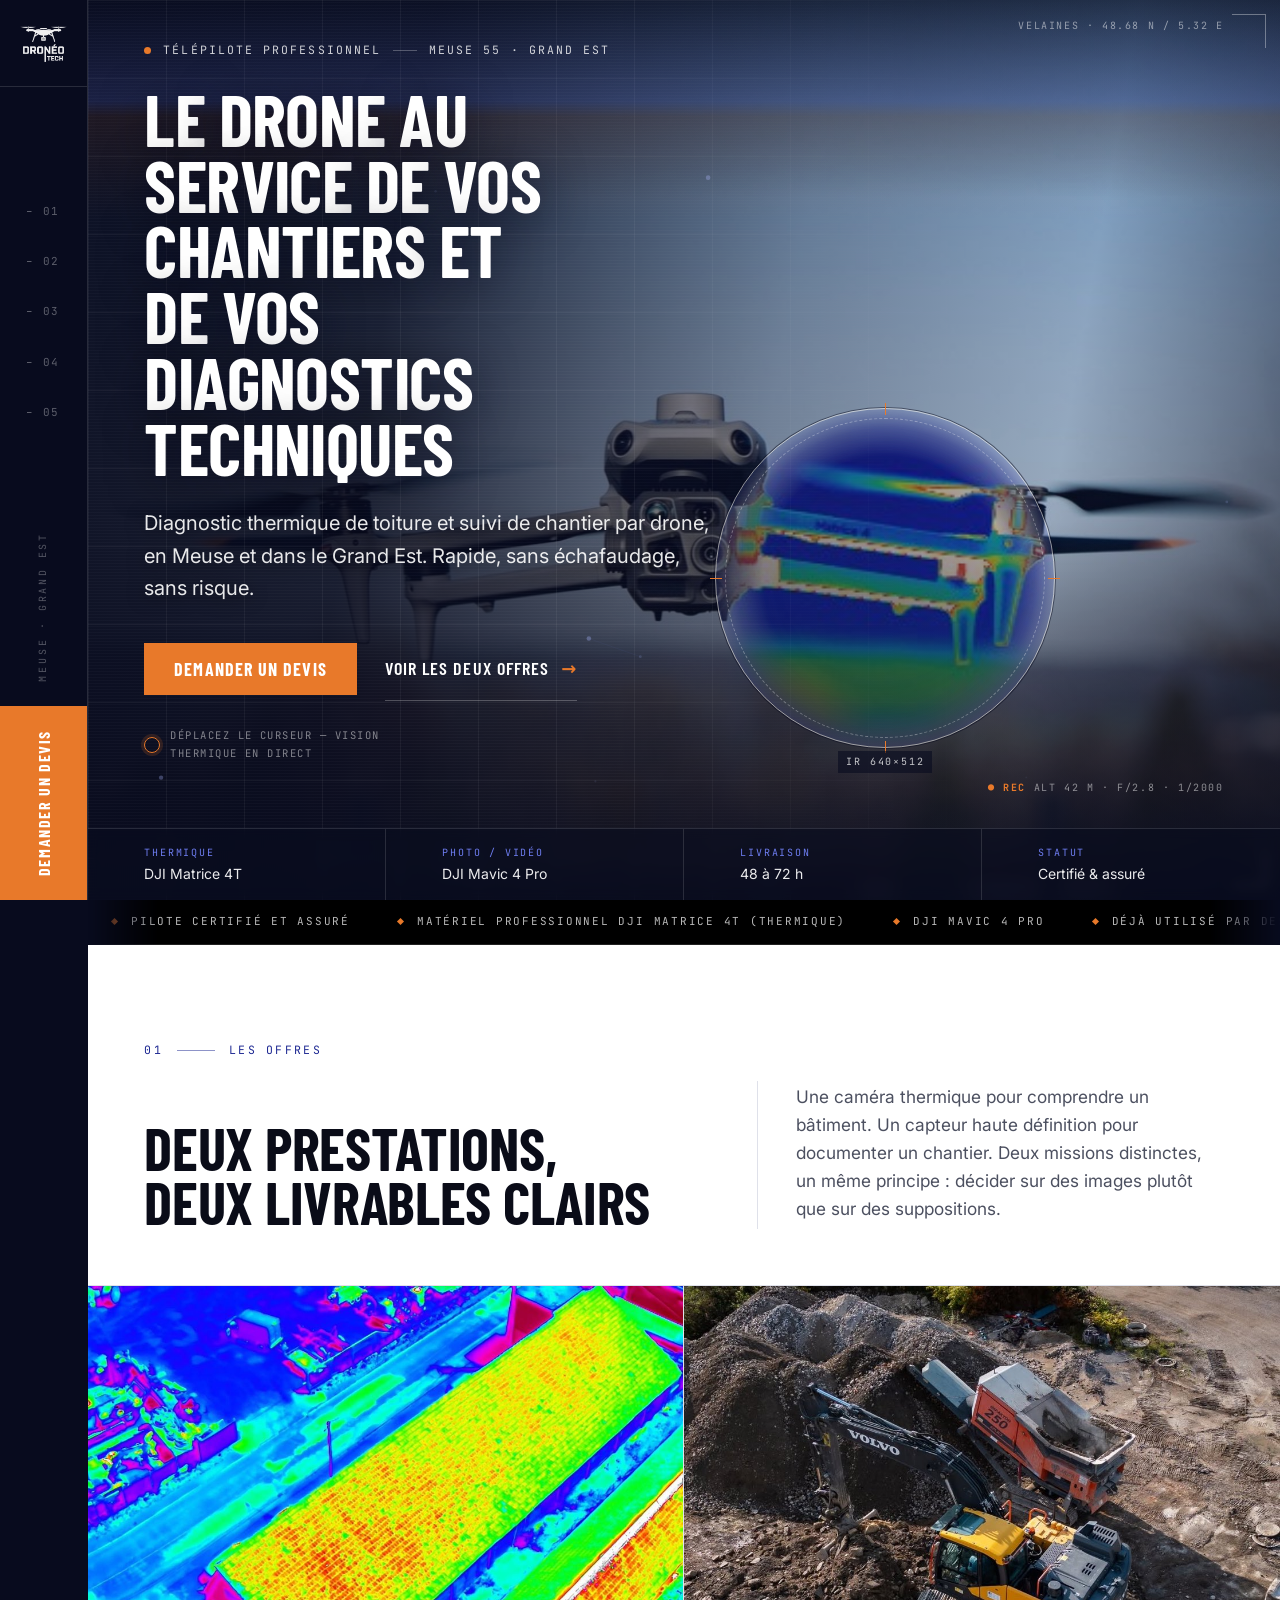
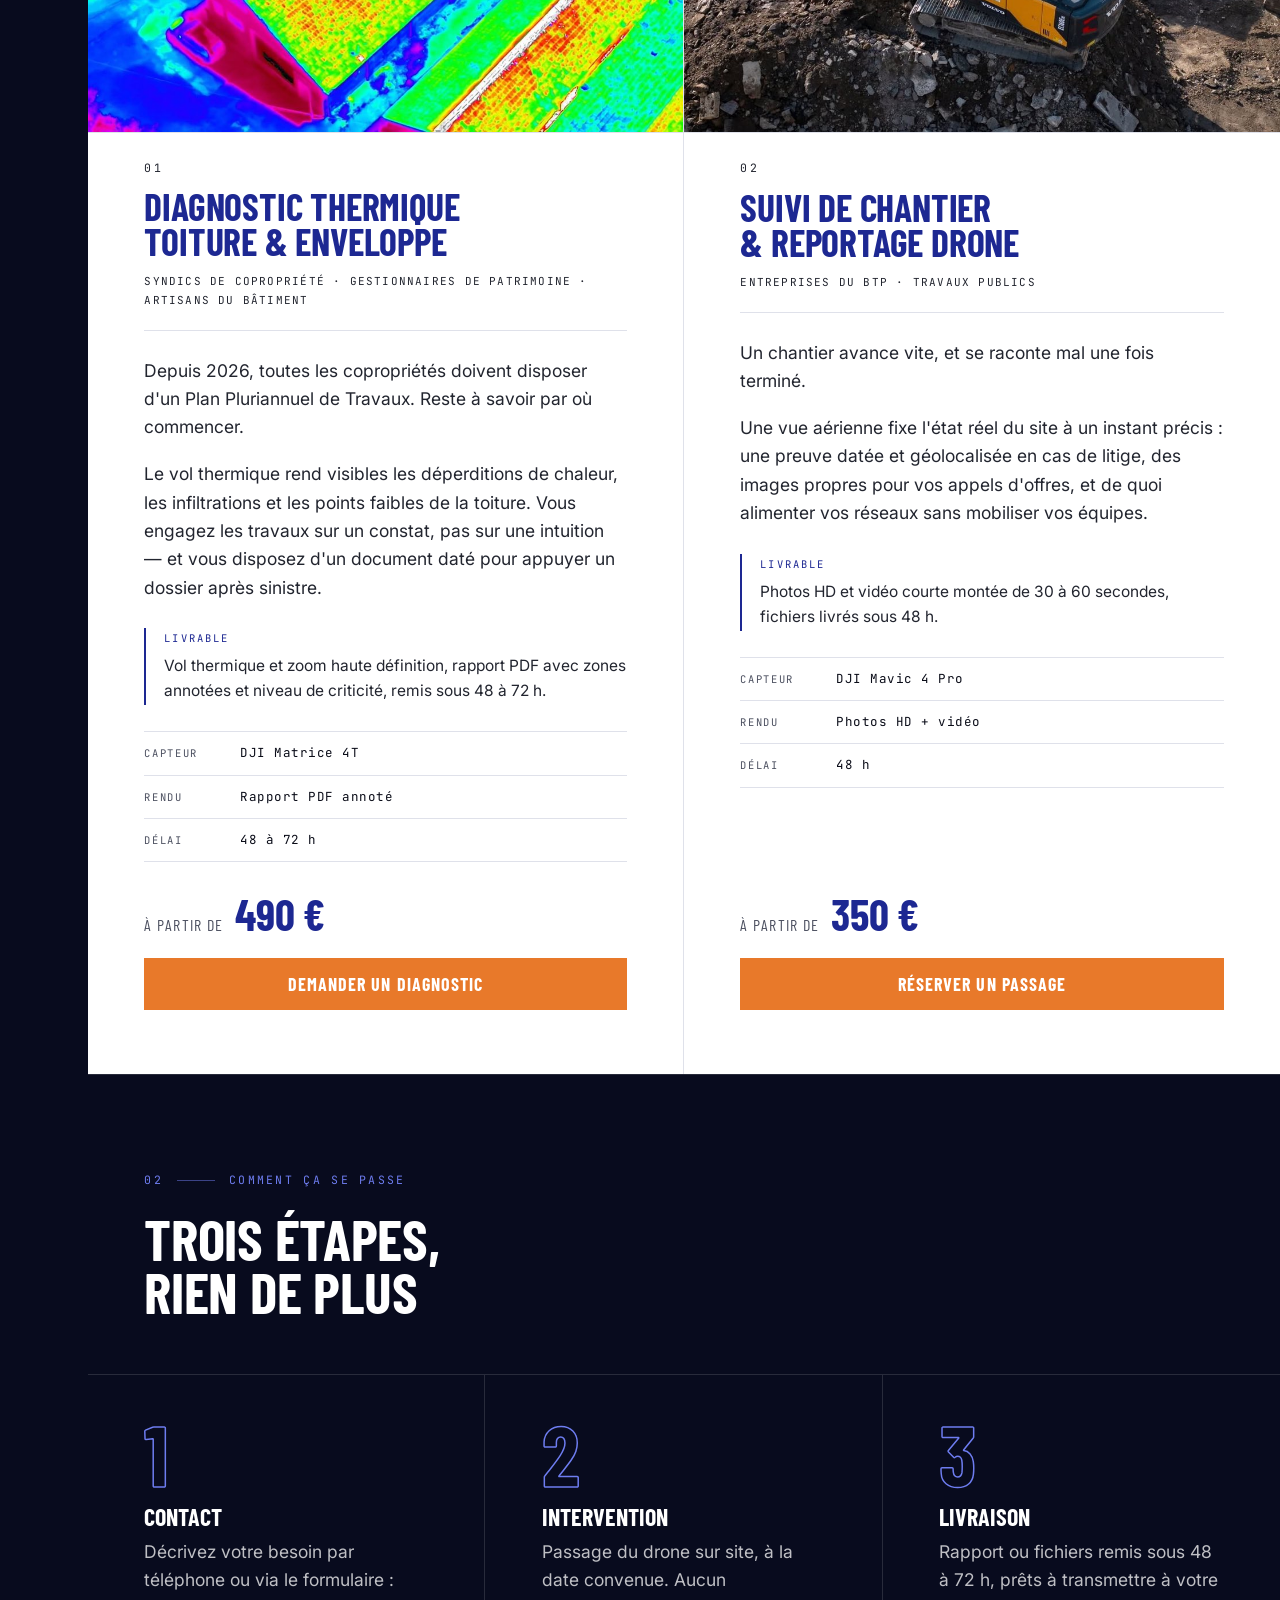
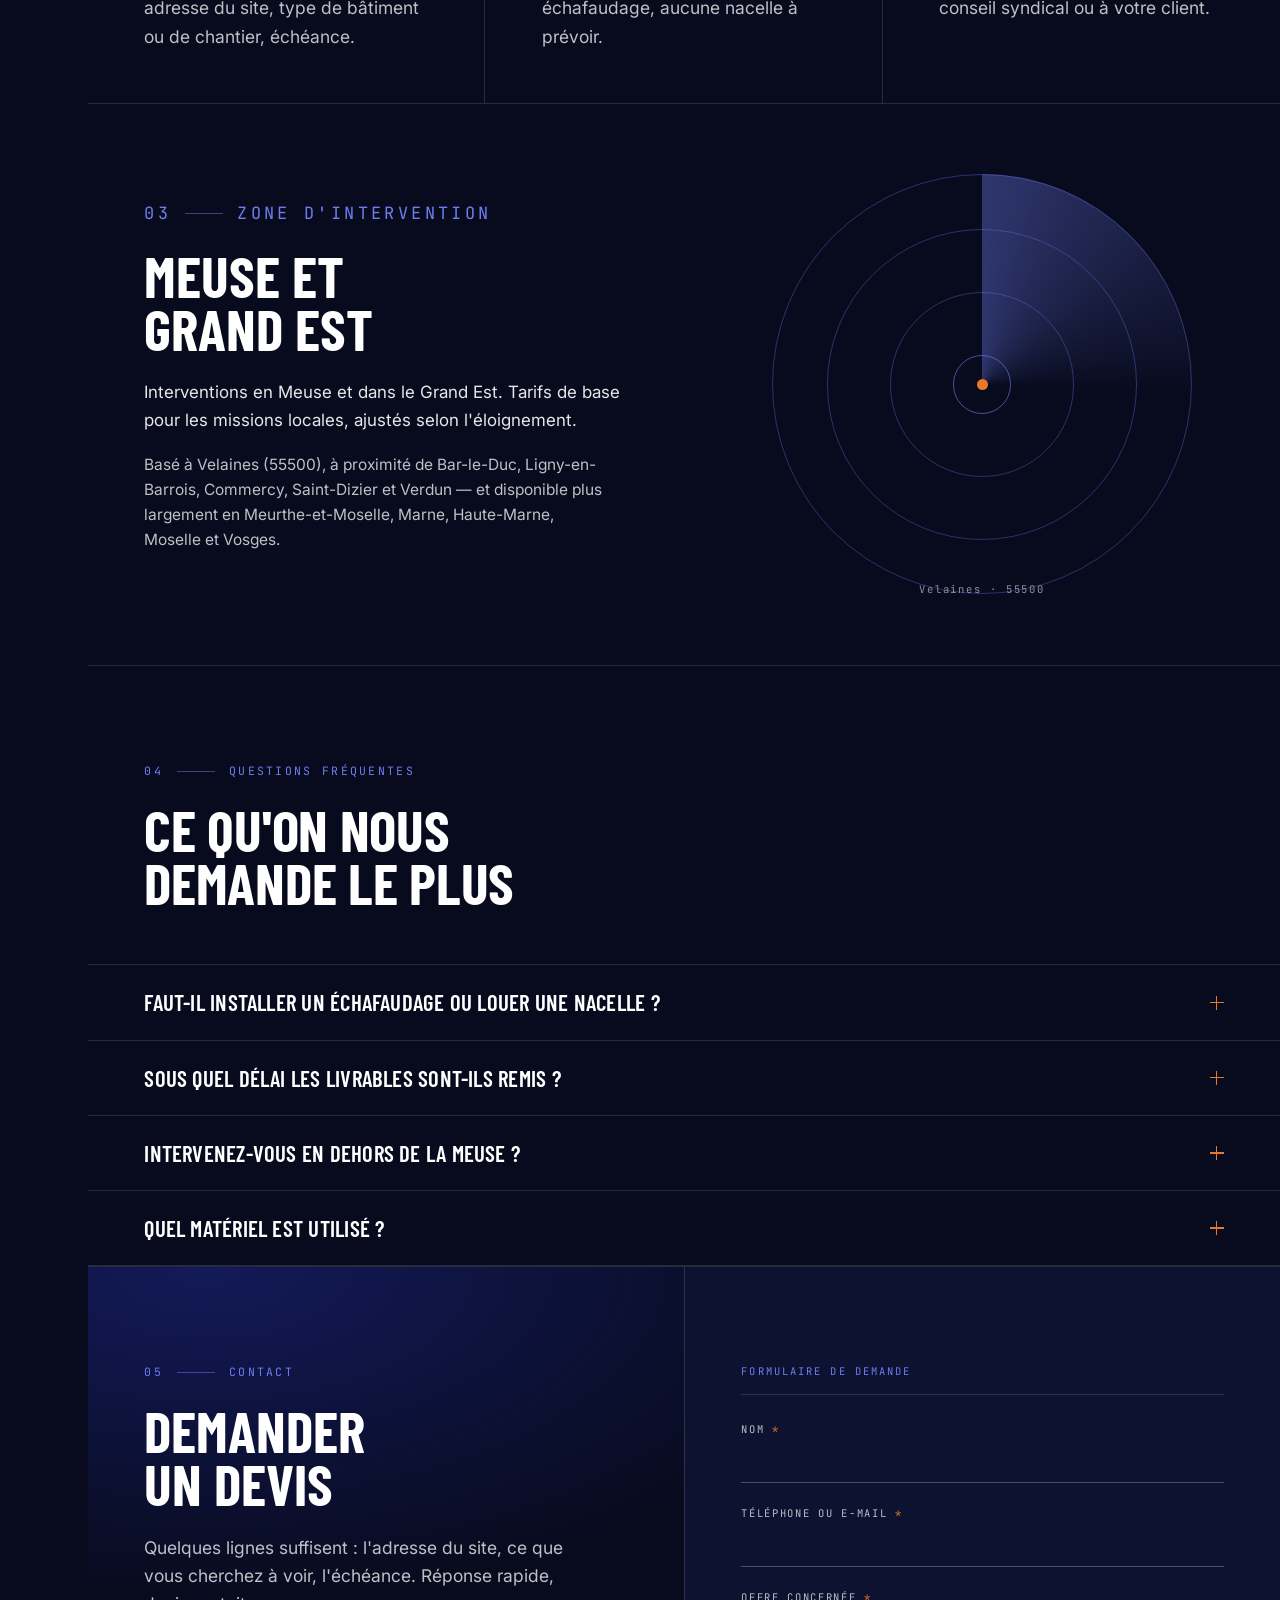
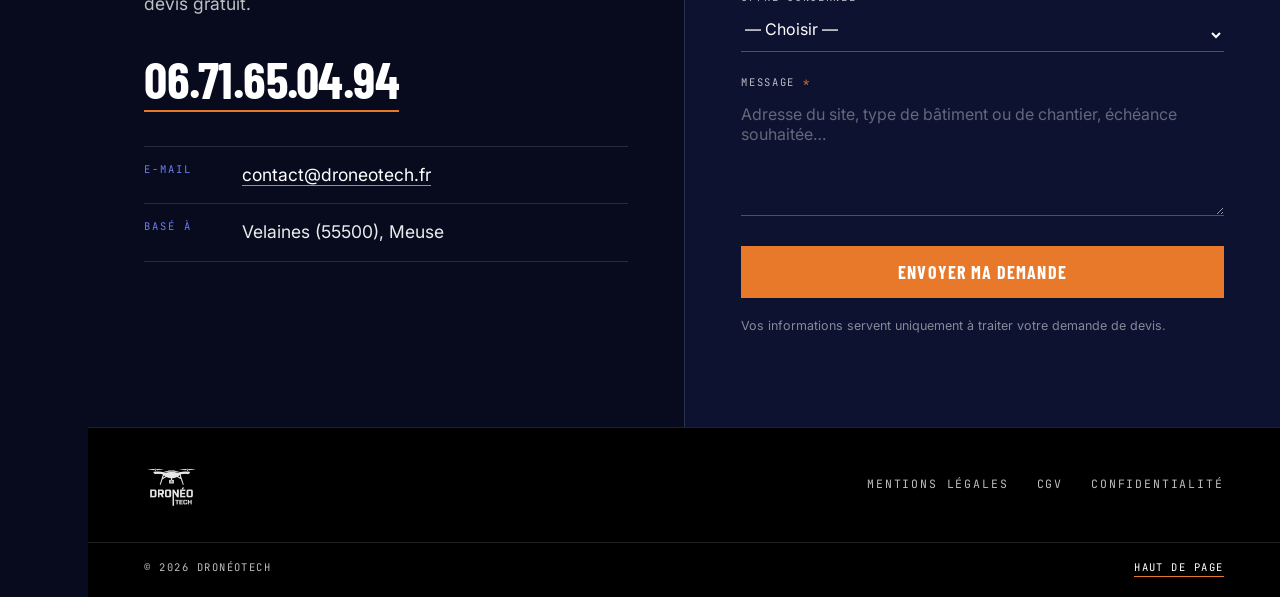
<file: index.html>
<!DOCTYPE html>
<html lang="fr">
<head>
<meta charset="utf-8">
<meta name="viewport" content="width=device-width, initial-scale=1">
<title>Drone thermique &amp; suivi de chantier — Meuse, Grand Est | DronéoTech</title>
<meta name="description" content="Diagnostic thermique de toiture et suivi de chantier par drone en Meuse et dans le Grand Est. Télépilote certifié et assuré, DJI Matrice 4T thermique. Rapport annoté sous 48 à 72 h, à partir de 490 €.">
<meta name="author" content="DronéoTech — Maxime Dos Santos">
<meta name="robots" content="index, follow, max-image-preview:large">
<meta name="theme-color" content="#080B1E">
<meta name="geo.region" content="FR-55">
<meta name="geo.placename" content="Velaines, Meuse, Grand Est">

<meta property="og:type" content="website">
<meta property="og:locale" content="fr_FR">
<meta property="og:site_name" content="DronéoTech">
<meta property="og:title" content="DronéoTech — Diagnostic thermique de toiture et suivi de chantier par drone">
<meta property="og:description" content="Voir ce que l'œil ne voit pas, sans échafaudage. Vol thermique et reportage de chantier en Meuse et dans le Grand Est.">
<meta property="og:url" content="https://droneotech.fr/">
<meta property="og:image" content="https://droneotech.fr/assets/logo.jpg">
<meta name="twitter:card" content="summary_large_image">

<link rel="icon" href="assets/favicon.png" type="image/png">
<link rel="apple-touch-icon" href="assets/apple-touch-icon.png">
<link rel="canonical" href="https://droneotech.fr/">

<link rel="preconnect" href="https://fonts.googleapis.com">
<link rel="preconnect" href="https://fonts.gstatic.com" crossorigin>
<link href="https://fonts.googleapis.com/css2?family=Barlow+Condensed:wght@500;600;700&family=Inter:wght@400;500;600&family=JetBrains+Mono:wght@400;500&display=swap" rel="stylesheet">
<link rel="stylesheet" href="styles.css">
<script>document.documentElement.className+=" js";</script>
</head>
<body>

<a class="skip-link" href="#contenu">Aller au contenu</a>

<!-- ============ RAIL LATÉRAL (desktop) ============ -->
<aside class="rail">
  <a class="rail-logo" href="#haut" aria-label="DronéoTech — haut de page">
    <img src="assets/logo-reverse.png" alt="DronéoTech" width="600" height="506">
  </a>
  <ol class="rail-index" id="rail-index">
    <li><a href="#offres" data-sec="offres" data-label="Offres">01</a></li>
    <li><a href="#methode" data-sec="methode" data-label="Méthode">02</a></li>
    <li><a href="#zone" data-sec="zone" data-label="Zone">03</a></li>
    <li><a href="#faq" data-sec="faq" data-label="Questions">04</a></li>
    <li><a href="#contact" data-sec="contact" data-label="Contact">05</a></li>
  </ol>
  <p class="rail-mark">Meuse &middot; Grand Est</p>
  <a class="rail-cta" href="#contact"><span>Demander un devis</span></a>
  <span class="rail-progress" id="rail-progress"></span>
</aside>

<!-- ============ BARRE HAUTE (mobile) ============ -->
<header class="topbar" id="haut">
  <a class="topbar-logo" href="#haut" aria-label="DronéoTech — haut de page">
    <img src="assets/logo-reverse.png" alt="DronéoTech" width="600" height="506">
  </a>
  <nav class="topnav" aria-label="Navigation principale">
    <a href="#offres">Offres</a>
    <a href="#methode">Méthode</a>
    <a href="#zone">Zone</a>
    <a href="#faq">Questions</a>
  </nav>
</header>

<main id="contenu">

<!-- ============ 00 · HERO ============ -->
<section class="hero" id="hero">

  <!-- Deux couches d'image : le visible, et son équivalent thermique révélé par le viseur -->
  <div class="shots" aria-hidden="true">
    <img class="shot" src="assets/hero-drone.jpg" width="1119" height="1400"
         fetchpriority="high" decoding="async" alt="">
    <div class="shot-ir" id="shot-ir">
      <img class="shot" src="assets/hero-drone-thermal.jpg" width="575" height="720"
           decoding="async" alt="">
    </div>
  </div>

  <span class="hero-scrim" aria-hidden="true"></span>
  <canvas class="fx" id="fx" aria-hidden="true"></canvas>
  <span class="hero-mesh" aria-hidden="true"></span>
  <span class="hero-scan" aria-hidden="true"></span>

  <!-- Viseur thermique -->
  <span class="scope" id="scope" aria-hidden="true">
    <b class="scope-dash"></b>
    <i class="scope-tick tick-t"></i><i class="scope-tick tick-r"></i>
    <i class="scope-tick tick-b"></i><i class="scope-tick tick-l"></i>
    <em class="scope-tag">IR&nbsp;640×512</em>
  </span>

  <!-- Repères d'interface -->
  <span class="hud hud-tr" aria-hidden="true">Velaines · 48.68 N / 5.32 E</span>
  <span class="hud hud-br" aria-hidden="true"><b>&#9679; REC</b> ALT 42 M · f/2.8 · 1/2000</span>

  <div class="hero-text">
    <p class="kicker anim" style="--d:60ms">
      <span class="pulse"></span>
      <span>Télépilote professionnel</span>
      <i></i>
      <span>Meuse 55 · Grand Est</span>
    </p>

    <h1 class="split">Le drone au service de vos chantiers et de vos diagnostics techniques</h1>

    <p class="lede anim" style="--d:620ms">
      Diagnostic thermique de toiture et suivi de chantier par drone, en Meuse et dans le Grand&nbsp;Est.
      Rapide, sans échafaudage, sans risque.
    </p>

    <div class="hero-actions anim" style="--d:740ms">
      <a class="btn btn-cta" href="#contact">Demander un devis</a>
      <a class="link-arrow" href="#offres">Voir les deux offres</a>
    </div>

    <p class="scope-hint anim" id="scope-hint" style="--d:900ms">
      <span class="sh-desktop">Déplacez le curseur &mdash; vision thermique en direct</span>
      <span class="sh-touch">Touchez l'image &mdash; vision thermique en direct</span>
    </p>
  </div>

  <dl class="hero-meta anim" style="--d:820ms">
    <div><dt>Thermique</dt><dd>DJI Matrice 4T</dd></div>
    <div><dt>Photo / vidéo</dt><dd>DJI Mavic 4 Pro</dd></div>
    <div><dt>Livraison</dt><dd>48 à 72 h</dd></div>
    <div><dt>Statut</dt><dd>Certifié &amp; assuré</dd></div>
  </dl>

</section>

<!-- ============ BANDEAU ============ -->
<div class="ticker" role="presentation">
  <div class="ticker-track">
    <ul class="ticker-list">
      <li>Pilote certifié et assuré</li>
      <li>Matériel professionnel DJI Matrice 4T (thermique)</li>
      <li>DJI Mavic 4 Pro</li>
      <li>Déjà utilisé par des clients comme Eurovia et VSB France</li>
      <li>Meuse &amp; Grand Est</li>
    </ul>
    <ul class="ticker-list" aria-hidden="true">
      <li>Pilote certifié et assuré</li>
      <li>Matériel professionnel DJI Matrice 4T (thermique)</li>
      <li>DJI Mavic 4 Pro</li>
      <li>Déjà utilisé par des clients comme Eurovia et VSB France</li>
      <li>Meuse &amp; Grand Est</li>
    </ul>
  </div>
</div>

<!-- ============ 01 · OFFRES (dalle claire) ============ -->
<section class="slabsec offres" id="offres">
  <div class="sechead sechead-split">
    <p class="idx">01 <i></i> Les offres</p>
    <h2>Deux prestations,<br>deux livrables clairs</h2>
    <p class="sechead-txt">Une caméra thermique pour comprendre un bâtiment. Un capteur haute définition pour documenter un chantier. Deux missions distinctes, un même principe&nbsp;: décider sur des images plutôt que sur des suppositions.</p>
  </div>

  <div class="duo">

    <article class="prestation" data-reveal>
      <div class="prestation-visuel">
        <img src="assets/offre-thermique.jpg" width="1040" height="780" loading="lazy" decoding="async"
             alt="Vue thermique par drone d'une toiture : les zones jaunes et rouges signalent les déperditions de chaleur">
      </div>

      <p class="prestation-num">01</p>
      <h3>Diagnostic thermique<br>toiture &amp; enveloppe</h3>
      <p class="cible">Syndics de copropriété · Gestionnaires de patrimoine · Artisans du bâtiment</p>

      <p>Depuis 2026, toutes les copropriétés doivent disposer d'un Plan Pluriannuel de Travaux. Reste à savoir par où commencer.</p>
      <p>Le vol thermique rend visibles les déperditions de chaleur, les infiltrations et les points faibles de la toiture. Vous engagez les travaux sur un constat, pas sur une intuition &mdash; et vous disposez d'un document daté pour appuyer un dossier après sinistre.</p>

      <p class="livrable">
        <span>Livrable</span>
        Vol thermique et zoom haute définition, rapport PDF avec zones annotées et niveau de criticité, remis sous 48 à 72&nbsp;h.
      </p>

      <dl class="fiche">
        <div><dt>Capteur</dt><dd>DJI Matrice 4T</dd></div>
        <div><dt>Rendu</dt><dd>Rapport PDF annoté</dd></div>
        <div><dt>Délai</dt><dd>48 à 72 h</dd></div>
      </dl>

      <p class="tarif"><span>À partir de</span><strong>490 €</strong></p>
      <a class="btn btn-cta btn-wide" href="#contact" data-offre="Diagnostic thermique">Demander un diagnostic</a>
    </article>

    <article class="prestation" data-reveal style="--d:120ms">
      <div class="prestation-visuel">
        <img src="assets/offre-chantier.jpg" width="1040" height="780" loading="lazy" decoding="async"
             alt="Vue aérienne par drone d'un chantier de terrassement : pelle sur chenilles et concasseur en action">
      </div>

      <p class="prestation-num">02</p>
      <h3>Suivi de chantier<br>&amp; reportage drone</h3>
      <p class="cible">Entreprises du BTP · Travaux publics</p>

      <p>Un chantier avance vite, et se raconte mal une fois terminé.</p>
      <p>Une vue aérienne fixe l'état réel du site à un instant précis&nbsp;: une preuve datée et géolocalisée en cas de litige, des images propres pour vos appels d'offres, et de quoi alimenter vos réseaux sans mobiliser vos équipes.</p>

      <p class="livrable">
        <span>Livrable</span>
        Photos HD et vidéo courte montée de 30 à 60&nbsp;secondes, fichiers livrés sous 48&nbsp;h.
      </p>

      <dl class="fiche">
        <div><dt>Capteur</dt><dd>DJI Mavic 4 Pro</dd></div>
        <div><dt>Rendu</dt><dd>Photos HD + vidéo</dd></div>
        <div><dt>Délai</dt><dd>48 h</dd></div>
      </dl>

      <p class="tarif"><span>À partir de</span><strong>350 €</strong></p>
      <a class="btn btn-cta btn-wide" href="#contact" data-offre="Suivi de chantier">Réserver un passage</a>
    </article>

  </div>
</section>

<!-- ============ 02 · METHODE ============ -->
<section class="darksec methode" id="methode">
  <div class="sechead">
    <p class="idx light">02 <i></i> Comment ça se passe</p>
    <h2 class="light">Trois étapes,<br>rien de plus</h2>
  </div>

  <ol class="etapes">
    <li data-reveal>
      <span class="etape-n">1</span>
      <h3>Contact</h3>
      <p>Décrivez votre besoin par téléphone ou via le formulaire&nbsp;: adresse du site, type de bâtiment ou de chantier, échéance.</p>
    </li>
    <li data-reveal style="--d:130ms">
      <span class="etape-n">2</span>
      <h3>Intervention</h3>
      <p>Passage du drone sur site, à la date convenue. Aucun échafaudage, aucune nacelle à prévoir.</p>
    </li>
    <li data-reveal style="--d:260ms">
      <span class="etape-n">3</span>
      <h3>Livraison</h3>
      <p>Rapport ou fichiers remis sous 48 à 72&nbsp;h, prêts à transmettre à votre conseil syndical ou à votre client.</p>
    </li>
  </ol>
</section>

<!-- ============ 03 · ZONE ============ -->
<section class="darksec zone" id="zone">
  <div class="zone-inner">
    <div class="zone-txt-col" data-reveal>
      <p class="idx light">03 <i></i> Zone d'intervention</p>
      <h2 class="light">Meuse et<br>Grand Est</h2>
      <p>Interventions en Meuse et dans le Grand Est. Tarifs de base pour les missions locales, ajustés selon l'éloignement.</p>
      <p class="secondaire">Basé à Velaines (55500), à proximité de Bar-le-Duc, Ligny-en-Barrois, Commercy, Saint-Dizier et Verdun &mdash; et disponible plus largement en Meurthe-et-Moselle, Marne, Haute-Marne, Moselle et Vosges.</p>
    </div>
    <div class="radar" aria-hidden="true">
      <span></span><span></span><span></span><span></span>
      <b class="radar-sweep"></b>
      <i class="radar-core"></i>
      <em class="radar-cap">Velaines · 55500</em>
    </div>
  </div>
</section>

<!-- ============ 04 · FAQ ============ -->
<section class="darksec faq" id="faq">
  <div class="sechead">
    <p class="idx light">04 <i></i> Questions fréquentes</p>
    <h2 class="light">Ce qu'on nous<br>demande le plus</h2>
  </div>

  <div class="faq-list">
    <details data-reveal>
      <summary>Faut-il installer un échafaudage ou louer une nacelle&nbsp;?</summary>
      <p>Non. Le relevé se fait en vol&nbsp;: pas de montage, pas d'intervention en hauteur. C'est précisément ce qui rend l'inspection par drone rapide et sans risque pour les personnes.</p>
    </details>
    <details data-reveal style="--d:80ms">
      <summary>Sous quel délai les livrables sont-ils remis&nbsp;?</summary>
      <p>Le rapport PDF du diagnostic thermique est remis sous 48 à 72&nbsp;h. Les photos et la vidéo montée du suivi de chantier sont livrées sous 48&nbsp;h.</p>
    </details>
    <details data-reveal style="--d:160ms">
      <summary>Intervenez-vous en dehors de la Meuse&nbsp;?</summary>
      <p>Oui, dans tout le Grand Est. Les tarifs affichés correspondent aux missions locales et sont ajustés selon l'éloignement.</p>
    </details>
    <details data-reveal style="--d:240ms">
      <summary>Quel matériel est utilisé&nbsp;?</summary>
      <p>Un DJI Matrice 4T pour les missions thermiques, qui combine caméra infrarouge et zoom haute définition, et un DJI Mavic 4 Pro pour la photo et la vidéo de chantier. Le pilote est certifié et assuré.</p>
    </details>
  </div>
</section>

<!-- ============ 05 · CONTACT ============ -->
<section class="contact" id="contact">

  <div class="contact-left">
    <p class="idx light">05 <i></i> Contact</p>
    <h2 class="light">Demander<br>un devis</h2>
    <p class="contact-lede">Quelques lignes suffisent&nbsp;: l'adresse du site, ce que vous cherchez à voir, l'échéance. Réponse rapide, devis gratuit.</p>

    <a class="tel-display" href="tel:+33671650494">06.71.65.04.94</a>

    <dl class="coord">
      <div><dt>E-mail</dt><dd><a href="mailto:contact@droneotech.fr">contact@droneotech.fr</a></dd></div>
      <div><dt>Basé à</dt><dd>Velaines (55500), Meuse</dd></div>
    </dl>
  </div>

  <form class="contact-right" id="devis-form" novalidate>
    <p class="form-title">Formulaire de demande</p>

    <div class="field">
      <label for="nom">Nom <span aria-hidden="true">*</span></label>
      <input type="text" id="nom" name="nom" autocomplete="name" required>
      <p class="err"></p>
    </div>

    <div class="field">
      <label for="contact-info">Téléphone ou e-mail <span aria-hidden="true">*</span></label>
      <input type="text" id="contact-info" name="contact" autocomplete="tel email" required>
      <p class="err"></p>
    </div>

    <div class="field">
      <label for="offre">Offre concernée <span aria-hidden="true">*</span></label>
      <select id="offre" name="offre" required>
        <option value="">— Choisir —</option>
        <option>Diagnostic thermique</option>
        <option>Suivi de chantier</option>
        <option>Autre besoin</option>
      </select>
      <p class="err"></p>
    </div>

    <div class="field">
      <label for="message">Message <span aria-hidden="true">*</span></label>
      <textarea id="message" name="message" rows="5" required placeholder="Adresse du site, type de bâtiment ou de chantier, échéance souhaitée…"></textarea>
      <p class="err"></p>
    </div>

    <button type="submit" class="btn btn-cta btn-wide">Envoyer ma demande</button>
    <p class="form-note" id="form-note" role="status"></p>
    <p class="form-legal">Vos informations servent uniquement à traiter votre demande de devis.</p>
  </form>

</section>

</main>

<!-- ============ FOOTER ============ -->
<footer class="site-footer">
  <div class="footer-main">
    <a class="footer-brand" href="#haut" aria-label="DronéoTech — haut de page">
      <img src="assets/logo-reverse.png" alt="DronéoTech" width="600" height="506">
    </a>
    <nav class="footer-links" aria-label="Informations légales">
      <a href="mentions-legales.html">Mentions légales</a>
      <a href="cgv.html">CGV</a>
      <a href="confidentialite.html">Confidentialité</a>
    </nav>
  </div>
  <div class="footer-bottom">
    <p>&copy; <span id="year">2026</span> DronéoTech</p>
    <a href="#haut">Haut de page</a>
  </div>
</footer>

<!-- ============ BARRE D'ACTION (mobile) ============ -->
<div class="actionbar">
  <a href="tel:+33671650494">Appeler</a>
  <a class="ab-cta" href="#contact">Demander un devis</a>
</div>

<script type="application/ld+json">
{
  "@context": "https://schema.org",
  "@type": "ProfessionalService",
  "name": "DronéoTech",
  "description": "Diagnostic thermique de toiture et suivi de chantier par drone en Meuse et dans le Grand Est.",
  "url": "https://droneotech.fr/",
  "image": "https://droneotech.fr/assets/logo.jpg",
  "telephone": "+33671650494",
  "email": "contact@droneotech.fr",
  "address": {
    "@type": "PostalAddress",
    "streetAddress": "7 Rue Saint Rémy",
    "postalCode": "55500",
    "addressLocality": "Velaines",
    "addressRegion": "Grand Est",
    "addressCountry": "FR"
  },
  "areaServed": [
    { "@type": "AdministrativeArea", "name": "Meuse" },
    { "@type": "AdministrativeArea", "name": "Grand Est" }
  ],
  "founder": { "@type": "Person", "name": "Maxime Dos Santos" },
  "hasOfferCatalog": {
    "@type": "OfferCatalog",
    "name": "Prestations drone",
    "itemListElement": [
      { "@type": "Offer", "priceCurrency": "EUR", "price": "490",
        "itemOffered": { "@type": "Service", "name": "Diagnostic thermique toiture & enveloppe par drone" } },
      { "@type": "Offer", "priceCurrency": "EUR", "price": "350",
        "itemOffered": { "@type": "Service", "name": "Suivi de chantier et reportage drone" } }
    ]
  }
}
</script>

<script type="application/ld+json">
{
  "@context": "https://schema.org",
  "@type": "FAQPage",
  "mainEntity": [
    { "@type": "Question", "name": "Faut-il installer un échafaudage ou louer une nacelle ?",
      "acceptedAnswer": { "@type": "Answer", "text": "Non. Le relevé se fait en vol : pas de montage, pas d'intervention en hauteur." } },
    { "@type": "Question", "name": "Sous quel délai les livrables sont-ils remis ?",
      "acceptedAnswer": { "@type": "Answer", "text": "Le rapport PDF du diagnostic thermique est remis sous 48 à 72 h. Les photos et la vidéo montée du suivi de chantier sont livrées sous 48 h." } },
    { "@type": "Question", "name": "Intervenez-vous en dehors de la Meuse ?",
      "acceptedAnswer": { "@type": "Answer", "text": "Oui, dans tout le Grand Est. Les tarifs affichés correspondent aux missions locales et sont ajustés selon l'éloignement." } },
    { "@type": "Question", "name": "Quel matériel est utilisé ?",
      "acceptedAnswer": { "@type": "Answer", "text": "Un DJI Matrice 4T pour les missions thermiques (caméra infrarouge et zoom haute définition) et un DJI Mavic 4 Pro pour la photo et la vidéo de chantier. Le pilote est certifié et assuré." } }
  ]
}
</script>

<script src="script.js" defer></script>
</body>
</html>
</file>
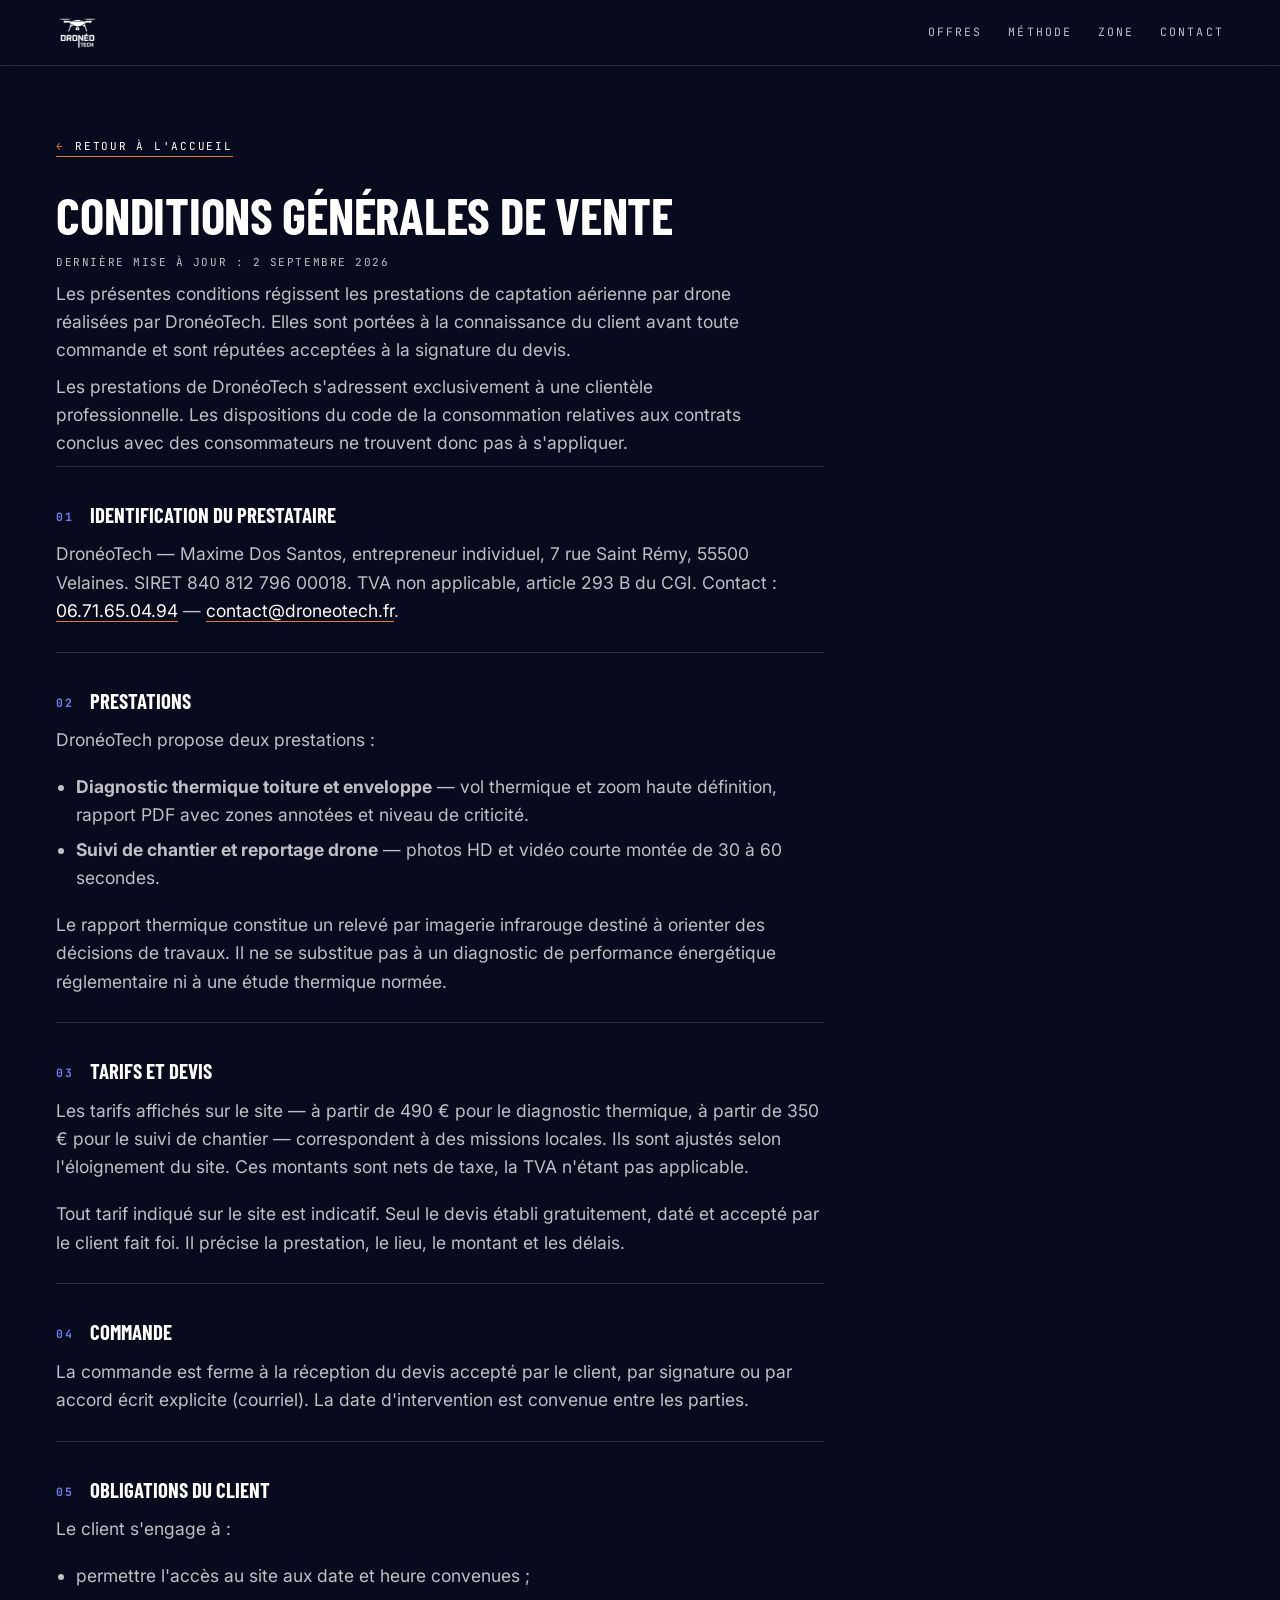
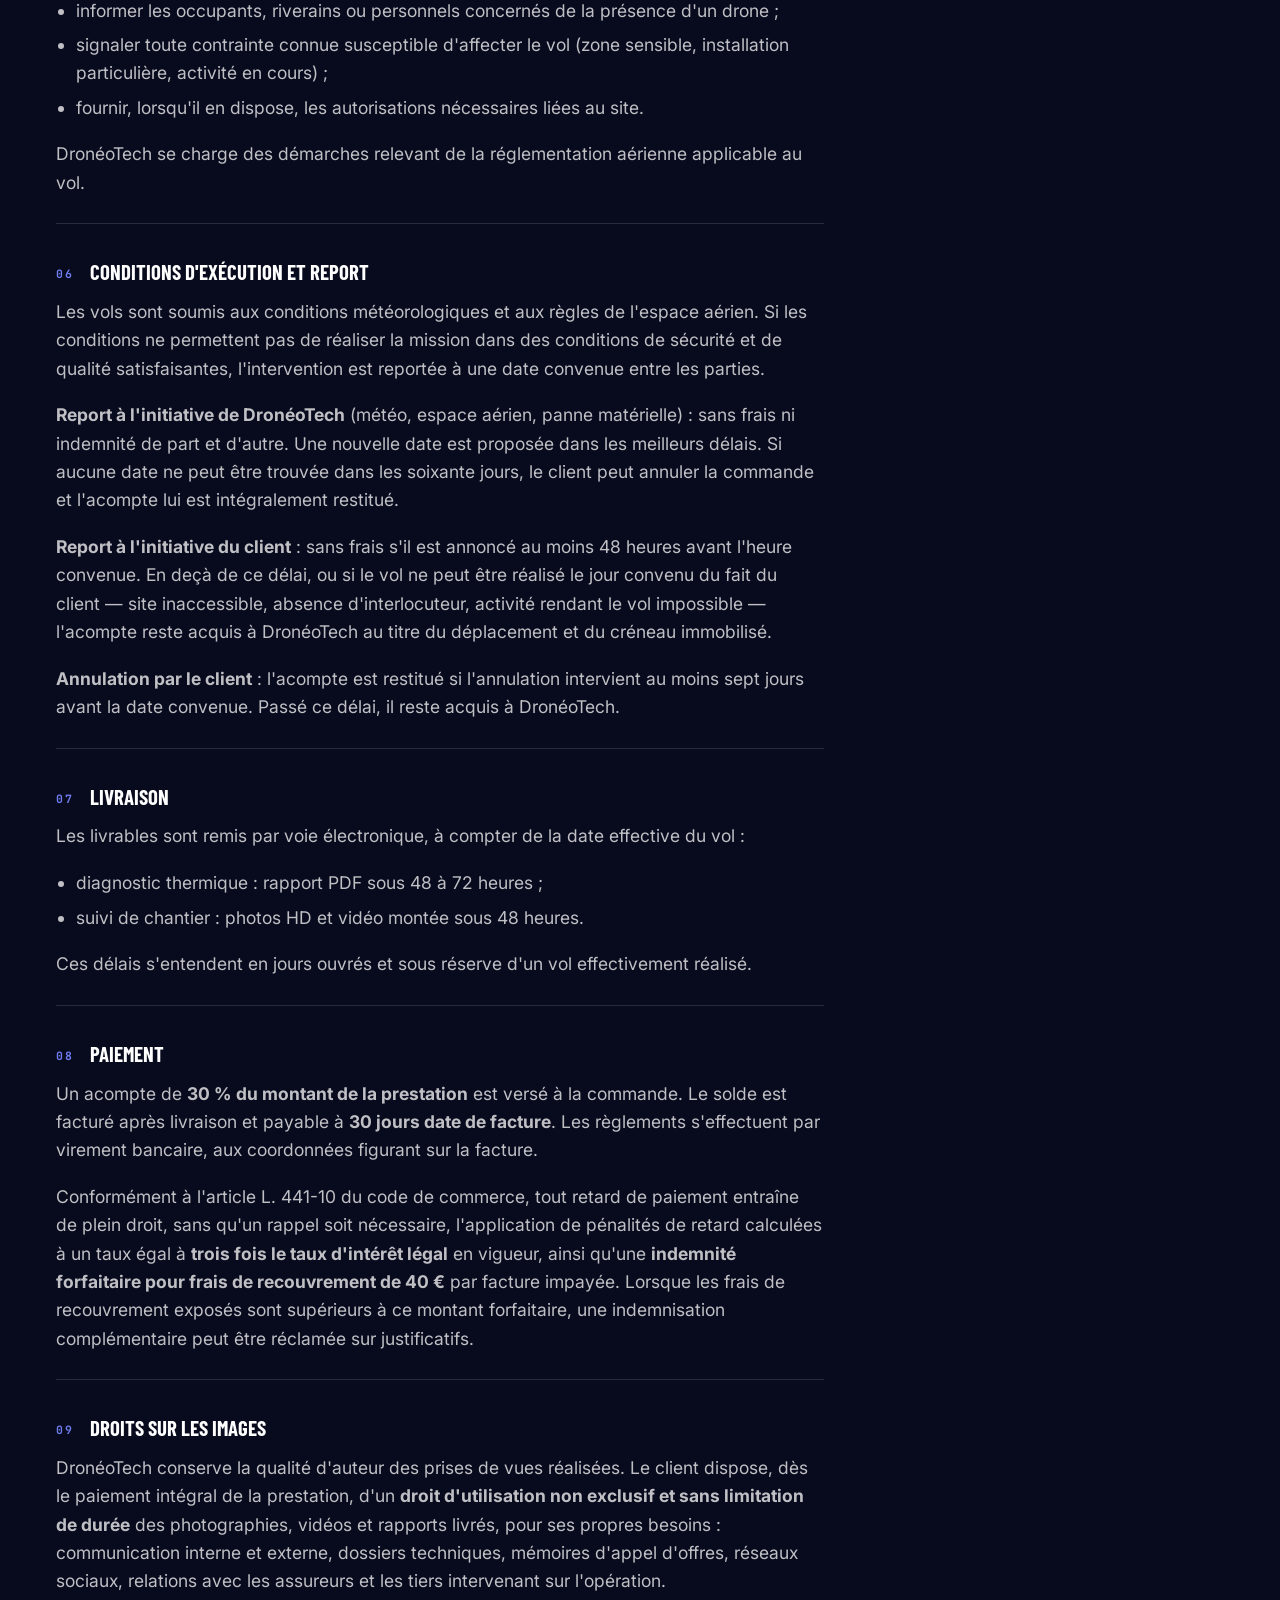
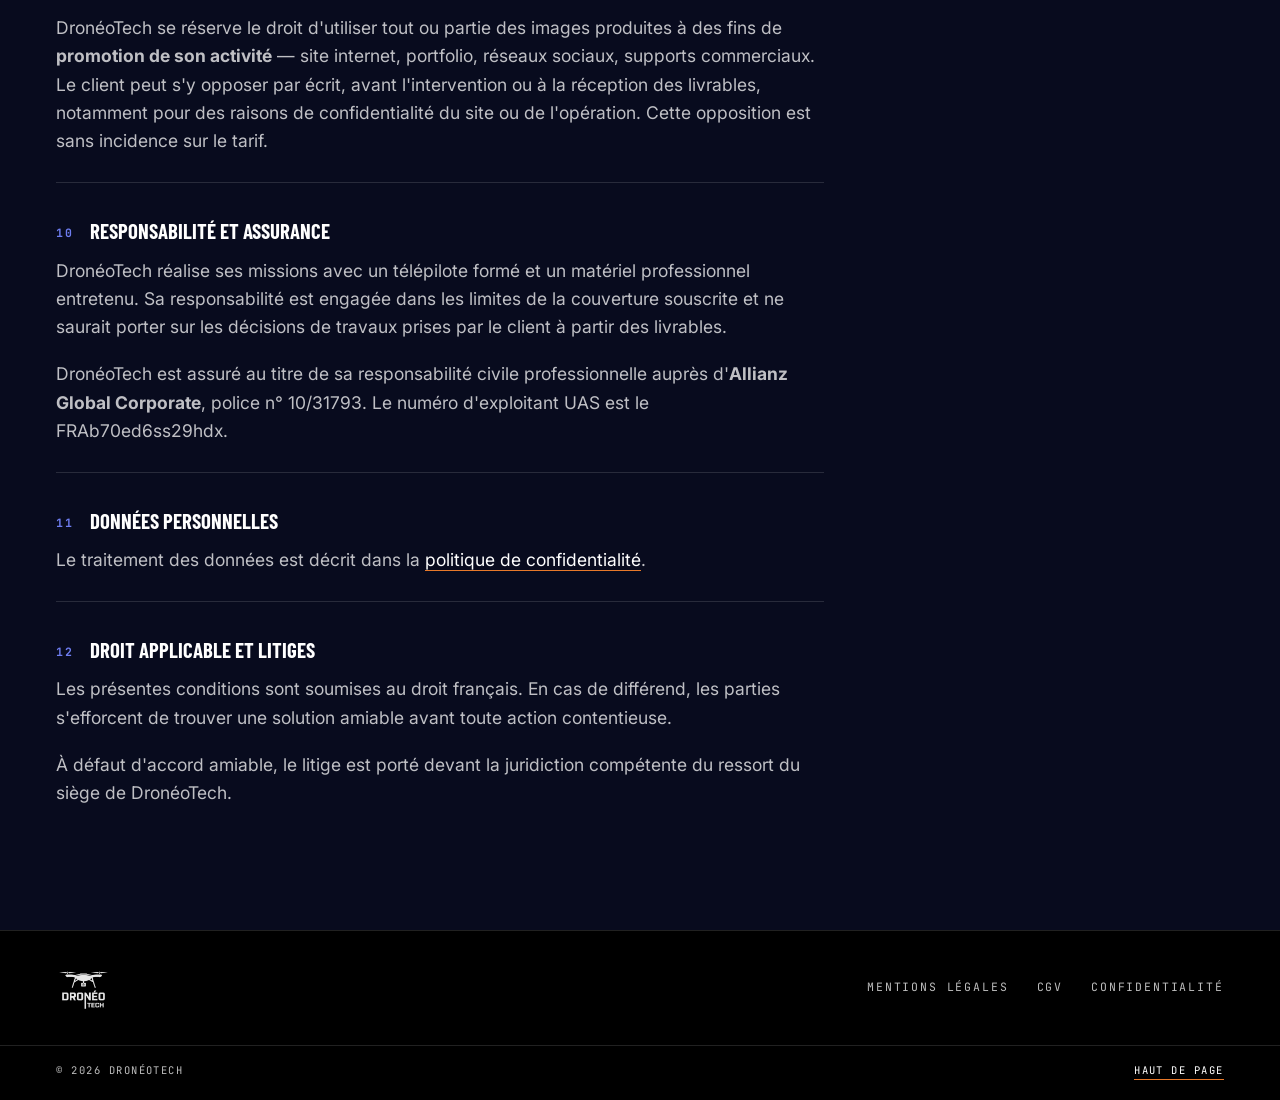
<file: cgv.html>
<!DOCTYPE html>
<html lang="fr">
<head>
<meta charset="utf-8">
<meta name="viewport" content="width=device-width, initial-scale=1">
<title>Conditions générales de vente | DronéoTech</title>
<meta name="description" content="Conditions générales de vente des prestations drone DronéoTech : devis, exécution, livraison, paiement.">
<meta name="robots" content="index, follow">
<meta name="theme-color" content="#080B1E">
<link rel="icon" href="assets/favicon.png" type="image/png">
<link rel="apple-touch-icon" href="assets/apple-touch-icon.png">
<link rel="canonical" href="https://droneotech.fr/cgv.html">
<link rel="preconnect" href="https://fonts.googleapis.com">
<link rel="preconnect" href="https://fonts.gstatic.com" crossorigin>
<link href="https://fonts.googleapis.com/css2?family=Barlow+Condensed:wght@500;600;700&family=Inter:wght@400;500;600&family=JetBrains+Mono:wght@400;500&display=swap" rel="stylesheet">
<link rel="stylesheet" href="styles.css">
</head>
<body class="page-doc">

<a class="skip-link" href="#contenu">Aller au contenu</a>

<header class="topbar" id="haut">
  <a class="topbar-logo" href="index.html" aria-label="DronéoTech — accueil">
    <img src="assets/logo-reverse.png" alt="DronéoTech" width="600" height="506">
  </a>
  <nav class="topnav" aria-label="Navigation principale">
    <a href="index.html#offres">Offres</a>
    <a href="index.html#methode">Méthode</a>
    <a href="index.html#zone">Zone</a>
    <a href="index.html#contact">Contact</a>
  </nav>
</header>

<main class="doc" id="contenu">
  <a class="doc-back" href="index.html">Retour à l'accueil</a>
  <h1>Conditions générales de vente</h1>
  <p class="doc-meta">Dernière mise à jour : 2 septembre 2026</p>
  <p class="doc-intro">Les présentes conditions régissent les prestations de captation aérienne par
  drone réalisées par DronéoTech. Elles sont portées à la connaissance du client avant toute
  commande et sont réputées acceptées à la signature du devis.</p>
  <p class="doc-intro">Les prestations de DronéoTech s'adressent exclusivement à une clientèle
  professionnelle. Les dispositions du code de la consommation relatives aux contrats conclus avec
  des consommateurs ne trouvent donc pas à s'appliquer.</p>

  <section>
    <h2><span>01</span> Identification du prestataire</h2>
    <p>DronéoTech — Maxime Dos Santos, entrepreneur individuel, 7 rue Saint Rémy, 55500 Velaines.
    SIRET 840 812 796 00018. TVA non applicable, article 293 B du CGI.
    Contact : <a href="tel:+33671650494">06.71.65.04.94</a> —
    <a href="mailto:contact@droneotech.fr">contact@droneotech.fr</a>.</p>
  </section>

  <section>
    <h2><span>02</span> Prestations</h2>
    <p>DronéoTech propose deux prestations :</p>
    <ul>
      <li><strong>Diagnostic thermique toiture et enveloppe</strong> — vol thermique et zoom haute
      définition, rapport PDF avec zones annotées et niveau de criticité.</li>
      <li><strong>Suivi de chantier et reportage drone</strong> — photos HD et vidéo courte montée
      de 30 à 60 secondes.</li>
    </ul>
    <p>Le rapport thermique constitue un relevé par imagerie infrarouge destiné à orienter des
    décisions de travaux. Il ne se substitue pas à un diagnostic de performance énergétique
    réglementaire ni à une étude thermique normée.</p>
  </section>

  <section>
    <h2><span>03</span> Tarifs et devis</h2>
    <p>Les tarifs affichés sur le site — à partir de 490 € pour le diagnostic thermique, à partir
    de 350 € pour le suivi de chantier — correspondent à des missions locales. Ils sont ajustés
    selon l'éloignement du site. Ces montants sont nets de taxe, la TVA n'étant pas applicable.</p>
    <p>Tout tarif indiqué sur le site est indicatif. Seul le devis établi gratuitement, daté et
    accepté par le client fait foi. Il précise la prestation, le lieu, le montant et les délais.</p>
  </section>

  <section>
    <h2><span>04</span> Commande</h2>
    <p>La commande est ferme à la réception du devis accepté par le client, par signature ou par
    accord écrit explicite (courriel). La date d'intervention est convenue entre les parties.</p>
  </section>

  <section>
    <h2><span>05</span> Obligations du client</h2>
    <p>Le client s'engage à :</p>
    <ul>
      <li>permettre l'accès au site aux date et heure convenues ;</li>
      <li>informer les occupants, riverains ou personnels concernés de la présence d'un drone ;</li>
      <li>signaler toute contrainte connue susceptible d'affecter le vol (zone sensible,
      installation particulière, activité en cours) ;</li>
      <li>fournir, lorsqu'il en dispose, les autorisations nécessaires liées au site.</li>
    </ul>
    <p>DronéoTech se charge des démarches relevant de la réglementation aérienne applicable au vol.</p>
  </section>

  <section>
    <h2><span>06</span> Conditions d'exécution et report</h2>
    <p>Les vols sont soumis aux conditions météorologiques et aux règles de l'espace aérien. Si
    les conditions ne permettent pas de réaliser la mission dans des conditions de sécurité et de
    qualité satisfaisantes, l'intervention est reportée à une date convenue entre les parties.</p>
    <p><strong>Report à l'initiative de DronéoTech</strong> (météo, espace aérien, panne
    matérielle) : sans frais ni indemnité de part et d'autre. Une nouvelle date est proposée dans
    les meilleurs délais. Si aucune date ne peut être trouvée dans les soixante jours, le client
    peut annuler la commande et l'acompte lui est intégralement restitué.</p>
    <p><strong>Report à l'initiative du client</strong> : sans frais s'il est annoncé au moins
    48 heures avant l'heure convenue. En deçà de ce délai, ou si le vol ne peut être réalisé le
    jour convenu du fait du client — site inaccessible, absence d'interlocuteur, activité rendant
    le vol impossible — l'acompte reste acquis à DronéoTech au titre du déplacement et du créneau
    immobilisé.</p>
    <p><strong>Annulation par le client</strong> : l'acompte est restitué si l'annulation intervient
    au moins sept jours avant la date convenue. Passé ce délai, il reste acquis à DronéoTech.</p>
  </section>

  <section>
    <h2><span>07</span> Livraison</h2>
    <p>Les livrables sont remis par voie électronique, à compter de la date effective du vol :</p>
    <ul>
      <li>diagnostic thermique : rapport PDF sous 48 à 72 heures ;</li>
      <li>suivi de chantier : photos HD et vidéo montée sous 48 heures.</li>
    </ul>
    <p>Ces délais s'entendent en jours ouvrés et sous réserve d'un vol effectivement réalisé.</p>
  </section>

  <section>
    <h2><span>08</span> Paiement</h2>
    <p>Un acompte de <strong>30 % du montant de la prestation</strong> est versé à la commande.
    Le solde est facturé après livraison et payable à <strong>30 jours date de facture</strong>.
    Les règlements s'effectuent par virement bancaire, aux coordonnées figurant sur la facture.</p>
    <p>Conformément à l'article L. 441-10 du code de commerce, tout retard de paiement entraîne de
    plein droit, sans qu'un rappel soit nécessaire, l'application de pénalités de retard calculées
    à un taux égal à <strong>trois fois le taux d'intérêt légal</strong> en vigueur, ainsi qu'une
    <strong>indemnité forfaitaire pour frais de recouvrement de 40 €</strong> par facture impayée.
    Lorsque les frais de recouvrement exposés sont supérieurs à ce montant forfaitaire, une
    indemnisation complémentaire peut être réclamée sur justificatifs.</p>
  </section>

  <section>
    <h2><span>09</span> Droits sur les images</h2>
    <p>DronéoTech conserve la qualité d'auteur des prises de vues réalisées. Le client dispose,
    dès le paiement intégral de la prestation, d'un <strong>droit d'utilisation non exclusif et
    sans limitation de durée</strong> des photographies, vidéos et rapports livrés, pour ses
    propres besoins : communication interne et externe, dossiers techniques, mémoires d'appel
    d'offres, réseaux sociaux, relations avec les assureurs et les tiers intervenant sur
    l'opération.</p>
    <p>DronéoTech se réserve le droit d'utiliser tout ou partie des images produites à des fins de
    <strong>promotion de son activité</strong> — site internet, portfolio, réseaux sociaux,
    supports commerciaux. Le client peut s'y opposer par écrit, avant l'intervention ou à la
    réception des livrables, notamment pour des raisons de confidentialité du site ou de
    l'opération. Cette opposition est sans incidence sur le tarif.</p>
  </section>

  <section>
    <h2><span>10</span> Responsabilité et assurance</h2>
    <p>DronéoTech réalise ses missions avec un télépilote formé et un matériel professionnel
    entretenu. Sa responsabilité est engagée dans les limites de la couverture souscrite et ne
    saurait porter sur les décisions de travaux prises par le client à partir des livrables.</p>
    <p>DronéoTech est assuré au titre de sa responsabilité civile professionnelle auprès
    d'<strong>Allianz Global Corporate</strong>, police n° 10/31793. Le numéro d'exploitant UAS est
    le FRAb70ed6ss29hdx.</p>
  </section>

  <section>
    <h2><span>11</span> Données personnelles</h2>
    <p>Le traitement des données est décrit dans la
    <a href="confidentialite.html">politique de confidentialité</a>.</p>
  </section>

  <section>
    <h2><span>12</span> Droit applicable et litiges</h2>
    <p>Les présentes conditions sont soumises au droit français. En cas de différend, les parties
    s'efforcent de trouver une solution amiable avant toute action contentieuse.</p>
    <p>À défaut d'accord amiable, le litige est porté devant la juridiction compétente du ressort
    du siège de DronéoTech.</p>
  </section>

</main>

<footer class="site-footer">
  <div class="footer-main">
    <a class="footer-brand" href="index.html" aria-label="DronéoTech — accueil">
      <img src="assets/logo-reverse.png" alt="DronéoTech" width="600" height="506">
    </a>
    <nav class="footer-links" aria-label="Informations légales">
      <a href="mentions-legales.html">Mentions légales</a>
      <a href="cgv.html">CGV</a>
      <a href="confidentialite.html">Confidentialité</a>
    </nav>
  </div>
  <div class="footer-bottom">
    <p>&copy; <span id="year">2026</span> DronéoTech</p>
    <a href="#haut">Haut de page</a>
  </div>
</footer>

<div class="actionbar">
  <a href="tel:+33671650494">Appeler</a>
  <a class="ab-cta" href="index.html#contact">Demander un devis</a>
</div>

<script src="script.js" defer></script>
</body>
</html>
</file>
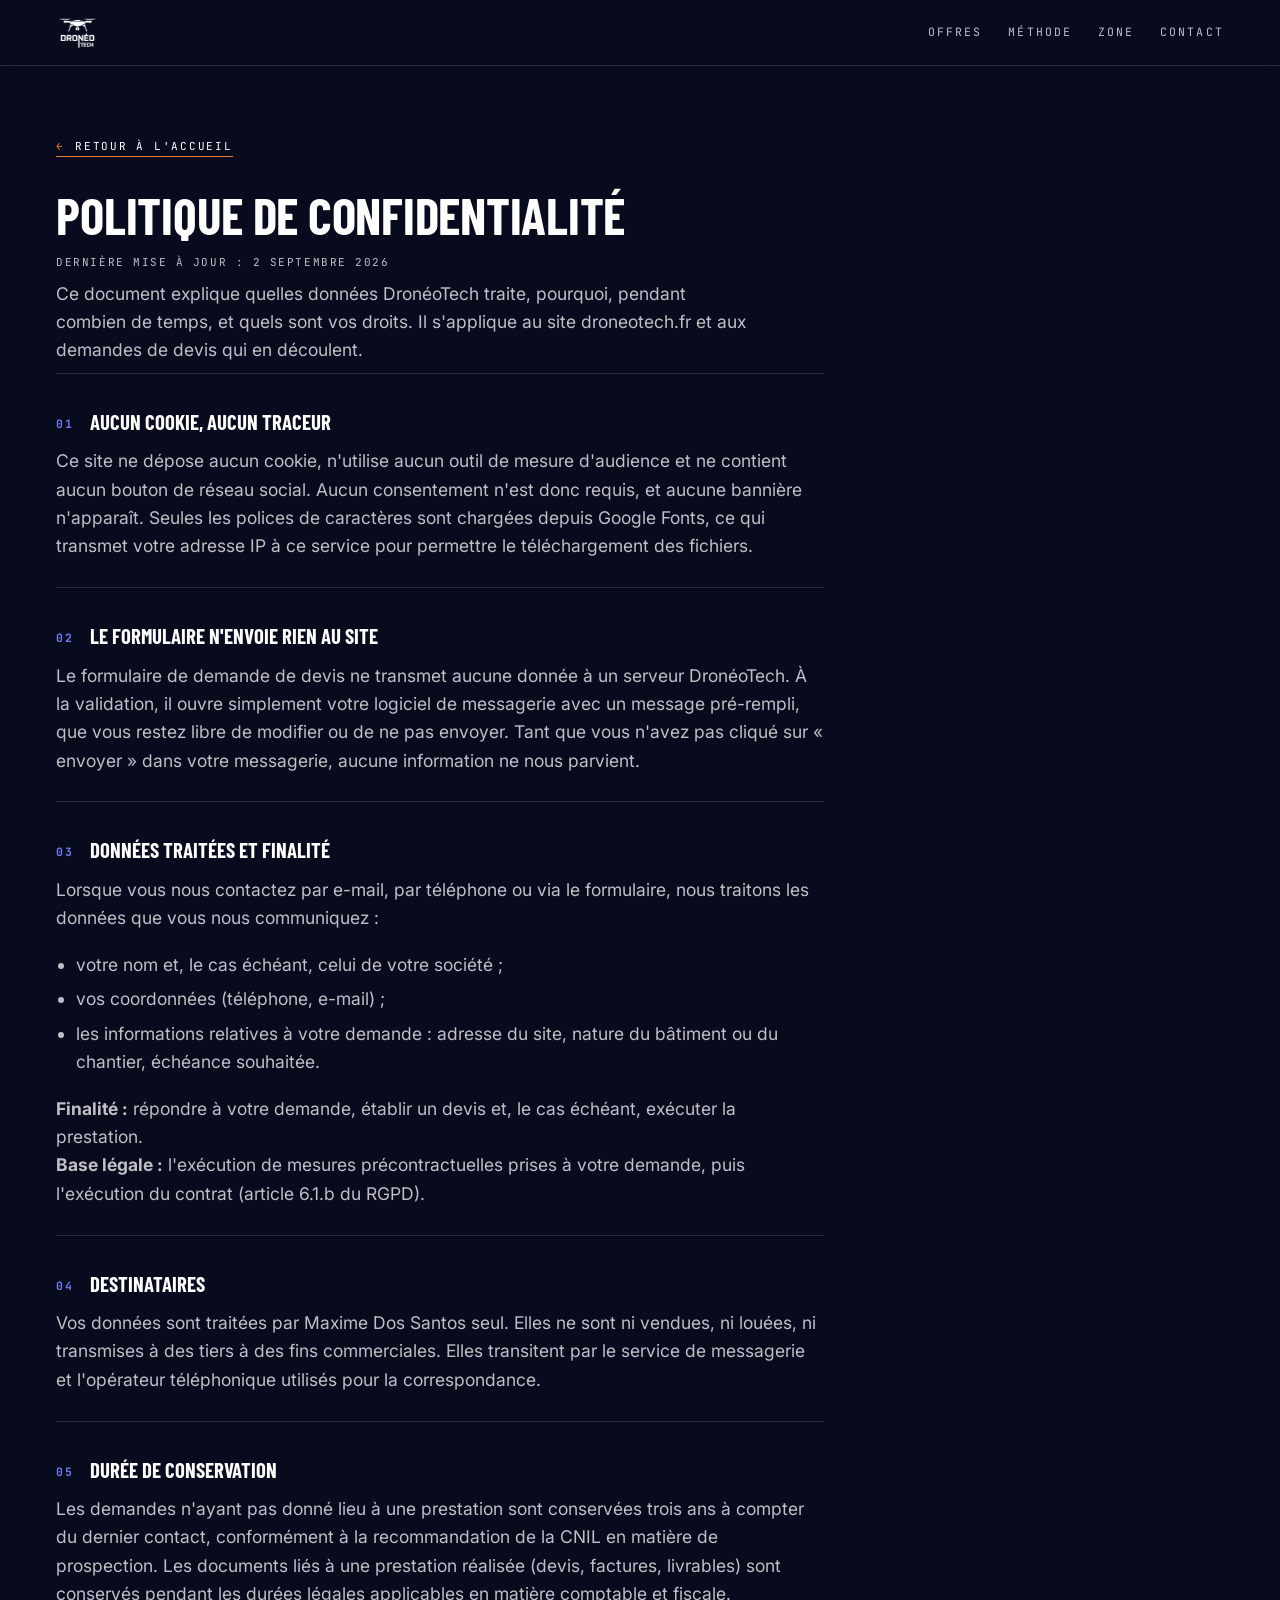
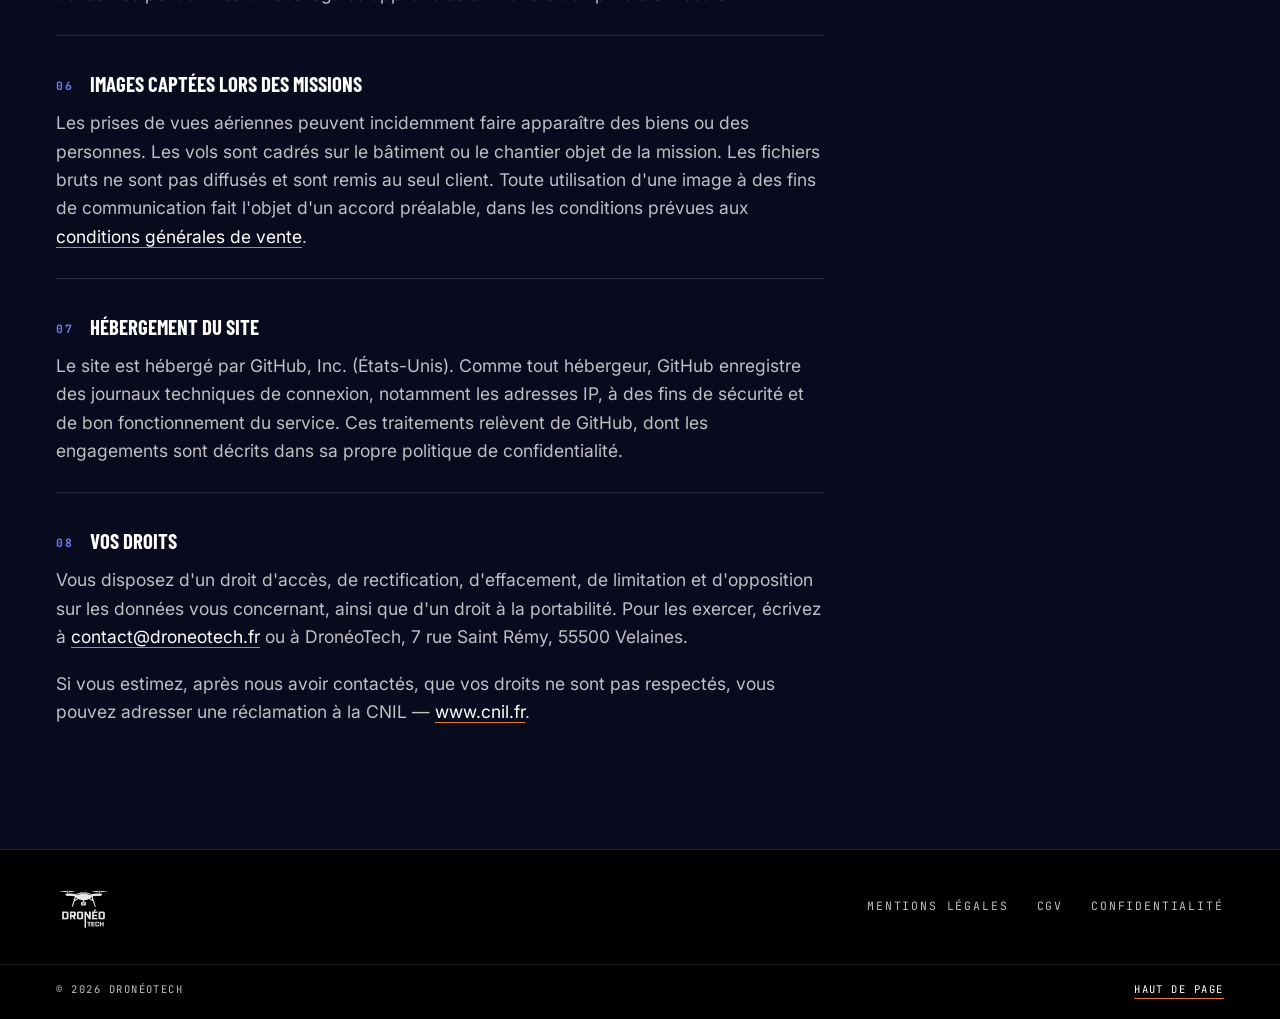
<file: confidentialite.html>
<!DOCTYPE html>
<html lang="fr">
<head>
<meta charset="utf-8">
<meta name="viewport" content="width=device-width, initial-scale=1">
<title>Politique de confidentialité | DronéoTech</title>
<meta name="description" content="Politique de confidentialité de DronéoTech : aucun cookie, aucun traceur, traitement des demandes de devis.">
<meta name="robots" content="index, follow">
<meta name="theme-color" content="#080B1E">
<link rel="icon" href="assets/favicon.png" type="image/png">
<link rel="apple-touch-icon" href="assets/apple-touch-icon.png">
<link rel="canonical" href="https://droneotech.fr/confidentialite.html">
<link rel="preconnect" href="https://fonts.googleapis.com">
<link rel="preconnect" href="https://fonts.gstatic.com" crossorigin>
<link href="https://fonts.googleapis.com/css2?family=Barlow+Condensed:wght@500;600;700&family=Inter:wght@400;500;600&family=JetBrains+Mono:wght@400;500&display=swap" rel="stylesheet">
<link rel="stylesheet" href="styles.css">
</head>
<body class="page-doc">

<a class="skip-link" href="#contenu">Aller au contenu</a>

<header class="topbar" id="haut">
  <a class="topbar-logo" href="index.html" aria-label="DronéoTech — accueil">
    <img src="assets/logo-reverse.png" alt="DronéoTech" width="600" height="506">
  </a>
  <nav class="topnav" aria-label="Navigation principale">
    <a href="index.html#offres">Offres</a>
    <a href="index.html#methode">Méthode</a>
    <a href="index.html#zone">Zone</a>
    <a href="index.html#contact">Contact</a>
  </nav>
</header>

<main class="doc" id="contenu">
  <a class="doc-back" href="index.html">Retour à l'accueil</a>
  <h1>Politique de confidentialité</h1>
  <p class="doc-meta">Dernière mise à jour : 2 septembre 2026</p>
  <p class="doc-intro">Ce document explique quelles données DronéoTech traite, pourquoi, pendant
  combien de temps, et quels sont vos droits. Il s'applique au site droneotech.fr et aux demandes
  de devis qui en découlent.</p>

  <section>
    <h2><span>01</span> Aucun cookie, aucun traceur</h2>
    <p>Ce site ne dépose aucun cookie, n'utilise aucun outil de mesure d'audience et ne contient
    aucun bouton de réseau social. Aucun consentement n'est donc requis, et aucune bannière
    n'apparaît. Seules les polices de caractères sont chargées depuis Google Fonts, ce qui
    transmet votre adresse IP à ce service pour permettre le téléchargement des fichiers.</p>
  </section>

  <section>
    <h2><span>02</span> Le formulaire n'envoie rien au site</h2>
    <p>Le formulaire de demande de devis ne transmet aucune donnée à un serveur DronéoTech. À la
    validation, il ouvre simplement votre logiciel de messagerie avec un message pré-rempli, que
    vous restez libre de modifier ou de ne pas envoyer. Tant que vous n'avez pas cliqué sur
    « envoyer » dans votre messagerie, aucune information ne nous parvient.</p>
  </section>

  <section>
    <h2><span>03</span> Données traitées et finalité</h2>
    <p>Lorsque vous nous contactez par e-mail, par téléphone ou via le formulaire, nous traitons
    les données que vous nous communiquez :</p>
    <ul>
      <li>votre nom et, le cas échéant, celui de votre société ;</li>
      <li>vos coordonnées (téléphone, e-mail) ;</li>
      <li>les informations relatives à votre demande : adresse du site, nature du bâtiment ou du
      chantier, échéance souhaitée.</li>
    </ul>
    <p><strong>Finalité :</strong> répondre à votre demande, établir un devis et, le cas échéant,
    exécuter la prestation.<br>
    <strong>Base légale :</strong> l'exécution de mesures précontractuelles prises à votre demande,
    puis l'exécution du contrat (article 6.1.b du RGPD).</p>
  </section>

  <section>
    <h2><span>04</span> Destinataires</h2>
    <p>Vos données sont traitées par Maxime Dos Santos seul. Elles ne sont ni vendues, ni louées,
    ni transmises à des tiers à des fins commerciales. Elles transitent par le service de
    messagerie et l'opérateur téléphonique utilisés pour la correspondance.</p>
  </section>

  <section>
    <h2><span>05</span> Durée de conservation</h2>
    <p>Les demandes n'ayant pas donné lieu à une prestation sont conservées trois ans à compter du
    dernier contact, conformément à la recommandation de la CNIL en matière de prospection. Les
    documents liés à une prestation réalisée (devis, factures, livrables) sont conservés pendant
    les durées légales applicables en matière comptable et fiscale.</p>
  </section>

  <section>
    <h2><span>06</span> Images captées lors des missions</h2>
    <p>Les prises de vues aériennes peuvent incidemment faire apparaître des biens ou des
    personnes. Les vols sont cadrés sur le bâtiment ou le chantier objet de la mission. Les
    fichiers bruts ne sont pas diffusés et sont remis au seul client. Toute utilisation d'une
    image à des fins de communication fait l'objet d'un accord préalable, dans les conditions
    prévues aux <a href="cgv.html">conditions générales de vente</a>.</p>
  </section>

  <section>
    <h2><span>07</span> Hébergement du site</h2>
    <p>Le site est hébergé par GitHub, Inc. (États-Unis). Comme tout hébergeur, GitHub enregistre
    des journaux techniques de connexion, notamment les adresses IP, à des fins de sécurité et de
    bon fonctionnement du service. Ces traitements relèvent de GitHub, dont les engagements sont
    décrits dans sa propre politique de confidentialité.</p>
  </section>

  <section>
    <h2><span>08</span> Vos droits</h2>
    <p>Vous disposez d'un droit d'accès, de rectification, d'effacement, de limitation et
    d'opposition sur les données vous concernant, ainsi que d'un droit à la portabilité. Pour les
    exercer, écrivez à <a href="mailto:contact@droneotech.fr">contact@droneotech.fr</a> ou à
    DronéoTech, 7 rue Saint Rémy, 55500 Velaines.</p>
    <p>Si vous estimez, après nous avoir contactés, que vos droits ne sont pas respectés, vous
    pouvez adresser une réclamation à la CNIL —
    <a href="https://www.cnil.fr" rel="noopener">www.cnil.fr</a>.</p>
  </section>

</main>

<footer class="site-footer">
  <div class="footer-main">
    <a class="footer-brand" href="index.html" aria-label="DronéoTech — accueil">
      <img src="assets/logo-reverse.png" alt="DronéoTech" width="600" height="506">
    </a>
    <nav class="footer-links" aria-label="Informations légales">
      <a href="mentions-legales.html">Mentions légales</a>
      <a href="cgv.html">CGV</a>
      <a href="confidentialite.html">Confidentialité</a>
    </nav>
  </div>
  <div class="footer-bottom">
    <p>&copy; <span id="year">2026</span> DronéoTech</p>
    <a href="#haut">Haut de page</a>
  </div>
</footer>

<div class="actionbar">
  <a href="tel:+33671650494">Appeler</a>
  <a class="ab-cta" href="index.html#contact">Demander un devis</a>
</div>

<script src="script.js" defer></script>
</body>
</html>
</file>
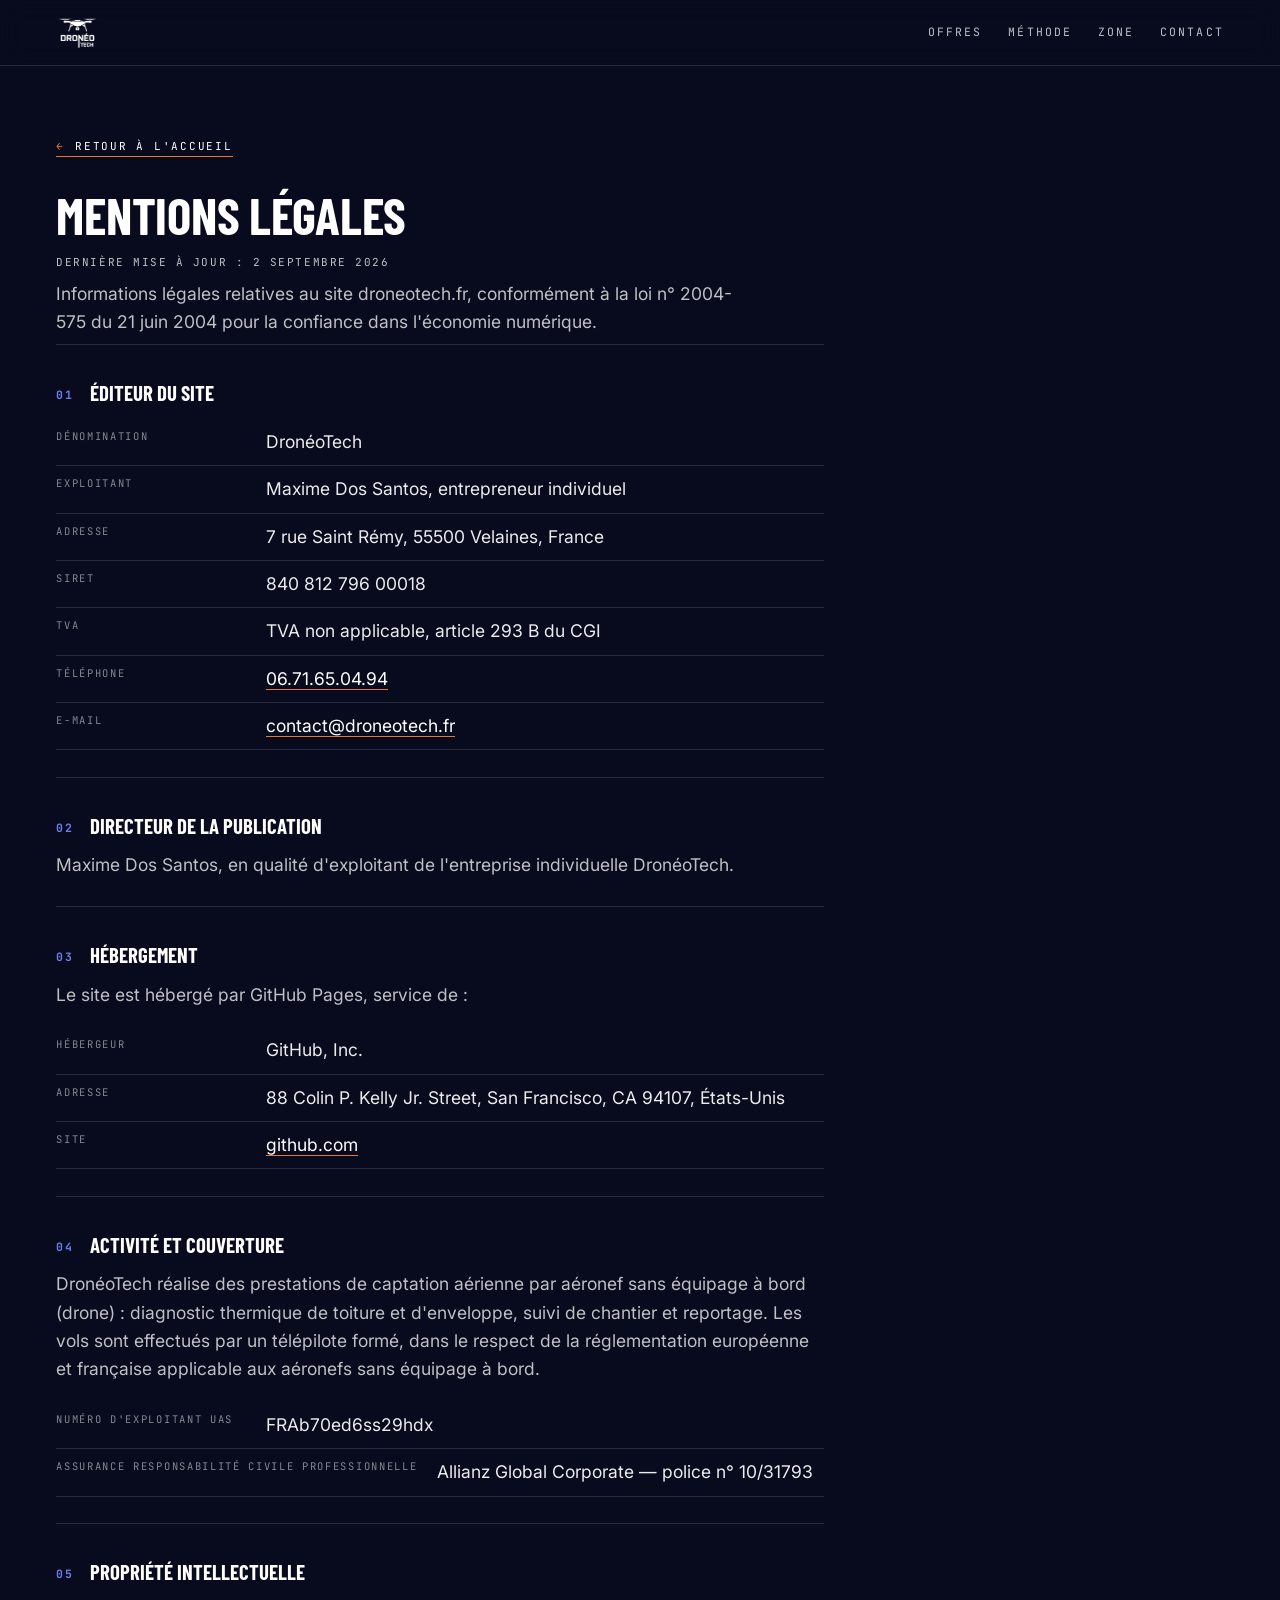
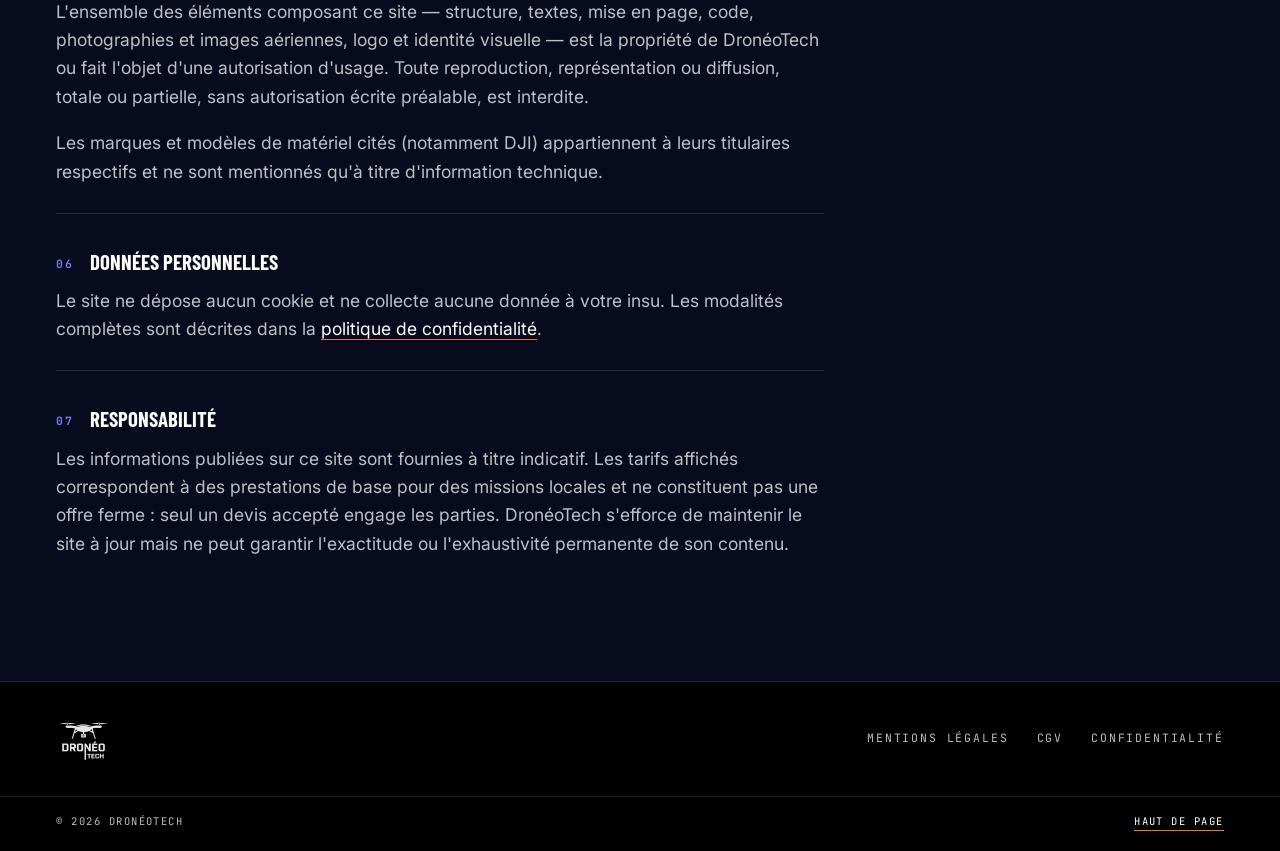
<file: mentions-legales.html>
<!DOCTYPE html>
<html lang="fr">
<head>
<meta charset="utf-8">
<meta name="viewport" content="width=device-width, initial-scale=1">
<title>Mentions légales | DronéoTech</title>
<meta name="description" content="Mentions légales du site DronéoTech : éditeur, hébergeur, propriété intellectuelle.">
<meta name="robots" content="index, follow">
<meta name="theme-color" content="#080B1E">
<link rel="icon" href="assets/favicon.png" type="image/png">
<link rel="apple-touch-icon" href="assets/apple-touch-icon.png">
<link rel="canonical" href="https://droneotech.fr/mentions-legales.html">
<link rel="preconnect" href="https://fonts.googleapis.com">
<link rel="preconnect" href="https://fonts.gstatic.com" crossorigin>
<link href="https://fonts.googleapis.com/css2?family=Barlow+Condensed:wght@500;600;700&family=Inter:wght@400;500;600&family=JetBrains+Mono:wght@400;500&display=swap" rel="stylesheet">
<link rel="stylesheet" href="styles.css">
</head>
<body class="page-doc">

<a class="skip-link" href="#contenu">Aller au contenu</a>

<header class="topbar" id="haut">
  <a class="topbar-logo" href="index.html" aria-label="DronéoTech — accueil">
    <img src="assets/logo-reverse.png" alt="DronéoTech" width="600" height="506">
  </a>
  <nav class="topnav" aria-label="Navigation principale">
    <a href="index.html#offres">Offres</a>
    <a href="index.html#methode">Méthode</a>
    <a href="index.html#zone">Zone</a>
    <a href="index.html#contact">Contact</a>
  </nav>
</header>

<main class="doc" id="contenu">
  <a class="doc-back" href="index.html">Retour à l'accueil</a>
  <h1>Mentions légales</h1>
  <p class="doc-meta">Dernière mise à jour : 2 septembre 2026</p>
  <p class="doc-intro">Informations légales relatives au site droneotech.fr, conformément à la loi
  n° 2004-575 du 21 juin 2004 pour la confiance dans l'économie numérique.</p>

  <section>
    <h2><span>01</span> Éditeur du site</h2>
    <dl>
      <div><dt>Dénomination</dt><dd>DronéoTech</dd></div>
      <div><dt>Exploitant</dt><dd>Maxime Dos Santos, entrepreneur individuel</dd></div>
      <div><dt>Adresse</dt><dd>7 rue Saint Rémy, 55500 Velaines, France</dd></div>
      <div><dt>SIRET</dt><dd>840 812 796 00018</dd></div>
      <div><dt>TVA</dt><dd>TVA non applicable, article 293 B du CGI</dd></div>
      <div><dt>Téléphone</dt><dd><a href="tel:+33671650494">06.71.65.04.94</a></dd></div>
      <div><dt>E-mail</dt><dd><a href="mailto:contact@droneotech.fr">contact@droneotech.fr</a></dd></div>
    </dl>
  </section>

  <section>
    <h2><span>02</span> Directeur de la publication</h2>
    <p>Maxime Dos Santos, en qualité d'exploitant de l'entreprise individuelle DronéoTech.</p>
  </section>

  <section>
    <h2><span>03</span> Hébergement</h2>
    <p>Le site est hébergé par GitHub&nbsp;Pages, service de&nbsp;:</p>
    <dl>
      <div><dt>Hébergeur</dt><dd>GitHub, Inc.</dd></div>
      <div><dt>Adresse</dt><dd>88 Colin P. Kelly Jr. Street, San Francisco, CA 94107, États-Unis</dd></div>
      <div><dt>Site</dt><dd><a href="https://github.com" rel="noopener">github.com</a></dd></div>
    </dl>
  </section>

  <section>
    <h2><span>04</span> Activité et couverture</h2>
    <p>DronéoTech réalise des prestations de captation aérienne par aéronef sans équipage à bord
    (drone) : diagnostic thermique de toiture et d'enveloppe, suivi de chantier et reportage.
    Les vols sont effectués par un télépilote formé, dans le respect de la réglementation
    européenne et française applicable aux aéronefs sans équipage à bord.</p>
    <dl>
      <div><dt>Numéro d'exploitant UAS</dt><dd>FRAb70ed6ss29hdx</dd></div>
      <div><dt>Assurance responsabilité civile professionnelle</dt><dd>Allianz Global Corporate — police n° 10/31793</dd></div>
    </dl>
  </section>

  <section>
    <h2><span>05</span> Propriété intellectuelle</h2>
    <p>L'ensemble des éléments composant ce site — structure, textes, mise en page, code,
    photographies et images aériennes, logo et identité visuelle — est la propriété de DronéoTech
    ou fait l'objet d'une autorisation d'usage. Toute reproduction, représentation ou diffusion,
    totale ou partielle, sans autorisation écrite préalable, est interdite.</p>
    <p>Les marques et modèles de matériel cités (notamment DJI) appartiennent à leurs titulaires
    respectifs et ne sont mentionnés qu'à titre d'information technique.</p>
  </section>

  <section>
    <h2><span>06</span> Données personnelles</h2>
    <p>Le site ne dépose aucun cookie et ne collecte aucune donnée à votre insu. Les modalités
    complètes sont décrites dans la <a href="confidentialite.html">politique de confidentialité</a>.</p>
  </section>

  <section>
    <h2><span>07</span> Responsabilité</h2>
    <p>Les informations publiées sur ce site sont fournies à titre indicatif. Les tarifs affichés
    correspondent à des prestations de base pour des missions locales et ne constituent pas une
    offre ferme : seul un devis accepté engage les parties. DronéoTech s'efforce de maintenir le
    site à jour mais ne peut garantir l'exactitude ou l'exhaustivité permanente de son contenu.</p>
  </section>

</main>

<footer class="site-footer">
  <div class="footer-main">
    <a class="footer-brand" href="index.html" aria-label="DronéoTech — accueil">
      <img src="assets/logo-reverse.png" alt="DronéoTech" width="600" height="506">
    </a>
    <nav class="footer-links" aria-label="Informations légales">
      <a href="mentions-legales.html">Mentions légales</a>
      <a href="cgv.html">CGV</a>
      <a href="confidentialite.html">Confidentialité</a>
    </nav>
  </div>
  <div class="footer-bottom">
    <p>&copy; <span id="year">2026</span> DronéoTech</p>
    <a href="#haut">Haut de page</a>
  </div>
</footer>

<div class="actionbar">
  <a href="tel:+33671650494">Appeler</a>
  <a class="ab-cta" href="index.html#contact">Demander un devis</a>
</div>

<script src="script.js" defer></script>
</body>
</html>
</file>
<file: styles.css>
/* ============================================================
   DronéoTech
   Parti pris : une fiche technique, pas un thème.
   Pas de cartes, pas d'ombres portées, pas de coins arrondis.
   La structure repose sur des filets d'1 px et une grille asymétrique.

   Palette de marque : #1D2892, #000000, #FFFFFF · CTA : #E8792A
   --ink / --glow sont des nuances du bleu de marque.
   ============================================================ */

:root{
  --navy:#1D2892;
  --glow:#6E7DF0;
  --ink:#080B1E;
  --ink-2:#0D1230;
  --cta:#E8792A;
  --cta-dark:#cf6819;

  --line:rgba(255,255,255,.13);
  --line-2:rgba(255,255,255,.26);
  --txt:rgba(255,255,255,.74);

  --paper:#FFFFFF;
  --paper-ink:#0A0C18;
  --paper-line:#DFE1EA;
  --paper-txt:#4C5060;

  --head:"Barlow Condensed","Oswald","Arial Narrow",Impact,system-ui,sans-serif;
  --body:"Inter",system-ui,-apple-system,"Segoe UI",Roboto,Helvetica,Arial,sans-serif;
  --mono:"JetBrains Mono",ui-monospace,SFMono-Regular,Menlo,Consolas,monospace;

  --rail:0px;
  --gut:clamp(20px,5vw,64px);
  --ease:cubic-bezier(.16,.84,.28,1);
}

*,*::before,*::after{box-sizing:border-box;}
html{-webkit-text-size-adjust:100%;scroll-behavior:smooth;scroll-padding-top:70px;}
body{
  margin:0;padding-left:var(--rail);
  font-family:var(--body);font-size:17px;line-height:1.62;
  color:#fff;background:var(--ink);
  overflow-x:hidden;
}
img{max-width:100%;height:auto;display:block;}
h1,h2,h3{font-family:var(--head);font-weight:700;text-transform:uppercase;line-height:.92;margin:0;}
p{margin:0 0 1.05em;}

.skip-link{position:absolute;left:-9999px;top:0;background:var(--cta);color:#fff;padding:10px 16px;z-index:300;font-weight:600;}
.skip-link:focus{left:0;}
:focus-visible{outline:2px solid var(--cta);outline-offset:3px;}

/* ---------- Index de section (le repère de toute la page) ---------- */
.idx{
  font-family:var(--mono);font-size:11.5px;letter-spacing:.2em;text-transform:uppercase;
  color:var(--navy);display:flex;align-items:center;gap:14px;margin:0 0 22px;
}
.idx i{display:block;width:38px;height:1px;background:currentColor;opacity:.5;}
.idx.light{color:var(--glow);}

/* ---------- Boutons / liens ---------- */
.btn{
  display:inline-block;font-family:var(--head);font-weight:700;text-transform:uppercase;
  letter-spacing:.06em;font-size:18px;line-height:1;padding:17px 30px;border:0;cursor:pointer;
  text-decoration:none;background:var(--cta);color:#fff;
  transition:background-color .2s,transform .2s var(--ease);
}
.btn:hover{background:var(--cta-dark);transform:translateY(-2px);}
.btn:active{transform:none;}
.btn-wide{display:block;width:100%;text-align:center;}

.link-arrow{
  font-family:var(--head);font-weight:600;text-transform:uppercase;letter-spacing:.06em;
  font-size:18px;color:#fff;text-decoration:none;
  display:inline-flex;align-items:center;gap:12px;padding:17px 0;
  border-bottom:1px solid var(--line-2);transition:border-color .2s,gap .2s var(--ease);
}
.link-arrow::after{content:"→";color:var(--cta);}
.link-arrow:hover{border-color:var(--cta);gap:18px;}

/* ---------- Barre haute ---------- */
.topbar{
  position:sticky;top:0;z-index:80;
  display:flex;align-items:center;gap:20px;
  height:66px;padding:0 var(--gut) 0 0;
  background:rgba(8,11,30,.88);backdrop-filter:blur(12px);
  border-bottom:1px solid var(--line);
}
.topbar-logo{padding:0 0 0 var(--gut);line-height:0;flex:none;}
.topbar-logo img{height:36px;width:auto;}
.topnav{display:none;gap:26px;margin-left:auto;}
.topnav a{
  font-family:var(--mono);font-size:11.5px;letter-spacing:.18em;text-transform:uppercase;
  color:var(--txt);text-decoration:none;padding:6px 0;border-bottom:1px solid transparent;
  transition:color .2s,border-color .2s;
}
.topnav a:hover{color:#fff;border-color:var(--cta);}

/* ---------- Rail latéral (desktop) ---------- */
.rail{display:none;}

/* ============================================================
   HERO — image pleine page + viseur thermique interactif
   Deux couches d'image superposées : le visible, et sa transposition
   infrarouge révélée par un masque circulaire qui suit le pointeur.
   ============================================================ */
.hero{
  position:relative;isolation:isolate;overflow:hidden;
  min-height:calc(100svh - 66px);
  display:grid;grid-template-rows:1fr auto;
  background:var(--ink);
  --sx:62%;--sy:56%;--sr:104px;
}

.shots{position:absolute;inset:0;z-index:0;}
.shot{
  position:absolute;inset:0;width:100%;height:100%;
  object-fit:cover;object-position:center 40%;
}
.shot-ir{
  position:absolute;inset:0;
  -webkit-mask-image:radial-gradient(circle var(--sr) at var(--sx) var(--sy),
    #000 0 72%,rgba(0,0,0,.55) 88%,transparent 100%);
          mask-image:radial-gradient(circle var(--sr) at var(--sx) var(--sy),
    #000 0 72%,rgba(0,0,0,.55) 88%,transparent 100%);
}

/* Voile : garde le texte lisible et fond la photo dans le bleu nuit */
.hero-scrim{
  position:absolute;inset:0;z-index:1;pointer-events:none;
  background:
    linear-gradient(100deg,rgba(8,11,30,.97) 0%,rgba(8,11,30,.88) 26%,
      rgba(8,11,30,.38) 56%,rgba(8,11,30,.18) 78%,rgba(8,11,30,.62) 100%),
    linear-gradient(180deg,rgba(8,11,30,.72) 0%,transparent 22%,
      transparent 58%,rgba(8,11,30,.92) 100%),
    rgba(29,40,146,.14);
}
.fx{position:absolute;inset:0;width:100%;height:100%;z-index:2;opacity:.5;pointer-events:none;}
.hero-mesh{
  position:absolute;inset:0;z-index:2;pointer-events:none;
  background:
    linear-gradient(rgba(255,255,255,.05) 1px,transparent 1px) 0 0/100% 78px,
    linear-gradient(90deg,rgba(255,255,255,.05) 1px,transparent 1px) 0 0/78px 100%,
    repeating-linear-gradient(0deg,rgba(255,255,255,.022) 0 1px,transparent 1px 3px);
  -webkit-mask-image:linear-gradient(90deg,#000 0 42%,transparent 76%);
          mask-image:linear-gradient(90deg,#000 0 42%,transparent 76%);
}
.hero-scan{
  position:absolute;left:0;right:0;height:220px;z-index:2;pointer-events:none;
  background:linear-gradient(180deg,transparent,rgba(110,125,240,.16) 46%,rgba(232,121,42,.09) 53%,transparent);
  animation:scan 9s linear infinite;
}
@keyframes scan{0%{transform:translateY(-260px);opacity:0}12%{opacity:1}86%{opacity:1}100%{transform:translateY(112vh);opacity:0}}

/* ---------- Viseur ---------- */
.scope{
  position:absolute;z-index:3;pointer-events:none;
  left:var(--sx);top:var(--sy);
  width:calc(var(--sr) * 2);height:calc(var(--sr) * 2);
  margin:calc(var(--sr) * -1) 0 0 calc(var(--sr) * -1);
  border:1px solid rgba(255,255,255,.55);border-radius:50%;
  box-shadow:0 0 0 1px rgba(8,11,30,.5),0 0 60px rgba(110,125,240,.28) inset;
  opacity:0;transition:opacity .5s var(--ease);
}
.hero.scope-on .scope{opacity:1;}
.scope-dash{
  position:absolute;inset:9px;border-radius:50%;
  border:1px dashed rgba(255,255,255,.32);
  animation:spin 22s linear infinite;
}
.scope-tick{position:absolute;background:var(--cta);}
.tick-t,.tick-b{left:50%;width:1px;height:12px;margin-left:-.5px;}
.tick-l,.tick-r{top:50%;height:1px;width:12px;margin-top:-.5px;}
.tick-t{top:-6px;} .tick-b{bottom:-6px;} .tick-l{left:-6px;} .tick-r{right:-6px;}
.scope-tag{
  position:absolute;left:50%;bottom:-26px;transform:translateX(-50%);
  font-family:var(--mono);font-style:normal;font-size:10px;letter-spacing:.18em;
  color:rgba(255,255,255,.75);white-space:nowrap;
  background:rgba(8,11,30,.6);padding:3px 8px;
}

/* ---------- Repères d'interface ---------- */
.hud{
  display:none;position:absolute;z-index:3;pointer-events:none;
  font-family:var(--mono);font-size:10px;letter-spacing:.16em;text-transform:uppercase;
  color:rgba(255,255,255,.5);
}
.hud b{color:var(--cta);}
.hud-tr{top:18px;right:var(--gut);}
.hud-br{bottom:112px;right:var(--gut);}
.hero::before,.hero::after{
  content:"";position:absolute;z-index:3;width:34px;height:34px;pointer-events:none;
  border:1px solid rgba(255,255,255,.35);
}
.hero::before{top:14px;right:14px;border-left:0;border-bottom:0;}
.hero::after{bottom:14px;right:14px;border-left:0;border-top:0;}

/* ---------- Texte ---------- */
.hero-text{
  position:relative;z-index:4;grid-row:1;
  align-self:center;padding:56px var(--gut) 76px;max-width:62ch;
}
.kicker{
  font-family:var(--mono);font-size:11.5px;letter-spacing:.18em;text-transform:uppercase;
  color:rgba(255,255,255,.8);display:flex;align-items:center;gap:12px;flex-wrap:wrap;margin:0 0 26px;
}
.kicker i{display:block;width:24px;height:1px;background:var(--line-2);}
.pulse{
  width:7px;height:7px;border-radius:50%;background:var(--cta);flex:none;
  box-shadow:0 0 0 0 rgba(232,121,42,.7);animation:pulse 2.2s infinite;
}
@keyframes pulse{70%{box-shadow:0 0 0 11px rgba(232,121,42,0)}100%{box-shadow:0 0 0 0 rgba(232,121,42,0)}}

.hero h1{
  font-size:clamp(2.5rem,8.4vw,5.6rem);
  letter-spacing:-.008em;max-width:13ch;margin:0 0 26px;
  text-shadow:0 6px 44px rgba(8,11,30,.75);
}
.hero h1 .w{display:inline-block;opacity:0;transform:translateY(.45em);}
.hero h1.go .w{animation:wordIn .75s var(--ease) forwards;animation-delay:var(--wd,0ms);}
@keyframes wordIn{to{opacity:1;transform:none}}

.lede{
  font-size:clamp(1.05rem,2.3vw,1.26rem);color:rgba(255,255,255,.9);
  max-width:44ch;margin:0 0 32px;text-shadow:0 2px 18px rgba(8,11,30,.7);
}
.hero-actions{display:flex;flex-wrap:wrap;align-items:center;gap:10px 28px;}

.scope-hint{
  margin:26px 0 0;font-family:var(--mono);font-size:10.5px;letter-spacing:.14em;
  text-transform:uppercase;color:rgba(255,255,255,.48);
  display:flex;align-items:center;gap:10px;max-width:46ch;line-height:1.7;
  transition:opacity .6s;
}
.scope-hint::before{
  content:"";width:16px;height:16px;flex:none;border:1px solid var(--cta);border-radius:50%;
  box-shadow:0 0 0 3px rgba(232,121,42,.16);
}
.scope-hint.gone{opacity:0;}
.sh-touch{display:none;}
body.is-touch .sh-desktop{display:none;}
body.is-touch .sh-touch{display:inline;}

/* ---------- Bandeau de caractéristiques ---------- */
.hero-meta{
  position:relative;z-index:4;grid-row:2;margin:0;
  display:grid;grid-template-columns:1fr 1fr;
  border-top:1px solid var(--line);
  background:rgba(8,11,30,.55);backdrop-filter:blur(6px);
}
.hero-meta > div{padding:16px var(--gut);border-bottom:1px solid var(--line);}
.hero-meta > div:nth-child(odd){border-right:1px solid var(--line);}
.hero-meta dt{font-family:var(--mono);font-size:10px;letter-spacing:.18em;text-transform:uppercase;color:var(--glow);margin-bottom:4px;}
.hero-meta dd{margin:0;font-size:14px;color:rgba(255,255,255,.92);line-height:1.35;}

/* Entrée des blocs du hero */
.anim{opacity:0;transform:translateY(20px);animation:heroIn .8s var(--ease) forwards;animation-delay:var(--d,0ms);}
@keyframes heroIn{to{opacity:1;transform:none}}

/* ============================================================
   BANDEAU DEFILANT
   ============================================================ */
.ticker{
  background:#000;border-bottom:1px solid var(--line);overflow:hidden;padding:13px 0;
  -webkit-mask-image:linear-gradient(90deg,transparent,#000 6%,#000 94%,transparent);
          mask-image:linear-gradient(90deg,transparent,#000 6%,#000 94%,transparent);
}
.ticker-track{display:flex;width:max-content;animation:marquee 40s linear infinite;}
.ticker:hover .ticker-track{animation-play-state:paused;}
@keyframes marquee{to{transform:translateX(-50%)}}
.ticker-list{display:flex;align-items:center;list-style:none;margin:0;padding:0;}
.ticker-list li{
  font-family:var(--mono);font-size:11px;letter-spacing:.16em;text-transform:uppercase;
  color:rgba(255,255,255,.72);white-space:nowrap;padding:0 24px;display:flex;align-items:center;
}
.ticker-list li::before{content:"";width:5px;height:5px;background:var(--cta);transform:rotate(45deg);margin-right:14px;flex:none;}

/* ============================================================
   EN-TÊTES DE SECTION
   ============================================================ */
.sechead{padding:64px var(--gut) 40px;max-width:46ch;}
.sechead h2{font-size:clamp(2.2rem,7vw,3.6rem);letter-spacing:-.005em;}
.sechead-txt{margin:22px 0 0;color:var(--paper-txt);font-size:1.03rem;}
.darksec .sechead-txt{color:var(--txt);}
h2.light{color:#fff;}

/* Révélation au défilement (activée seulement si JS répond) */
.js [data-reveal]{
  opacity:0;transform:translateY(26px);
  transition:opacity .75s var(--ease),transform .75s var(--ease);
  transition-delay:var(--d,0ms);
}
.js [data-reveal].in{opacity:1;transform:none;}

/* ============================================================
   01 · OFFRES — dalle claire, deux colonnes séparées d'un filet
   ============================================================ */
.offres{background:var(--paper);color:var(--paper-ink);}
.offres .idx{color:var(--navy);}
.duo{display:grid;grid-template-columns:1fr;border-top:1px solid var(--paper-line);}
.prestation{
  padding:0 var(--gut) 56px;
  display:flex;flex-direction:column;
  border-bottom:1px solid var(--paper-line);
}
/* Cadre commun aux deux visuels d'offre : même ratio, même recadrage, même filet.
   Les sources d'origine (5/4 et 9/16) ont été ramenées en 4/3 avant intégration. */
.prestation-visuel{
  position:relative;margin:0 calc(var(--gut) * -1) 26px;
  aspect-ratio:4/3;overflow:hidden;
  border-bottom:1px solid var(--paper-line);
  background:#EDEFF5;
}
.prestation-visuel img{
  position:absolute;inset:0;width:100%;height:100%;object-fit:cover;
  transition:transform .7s var(--ease);
}
.prestation:hover .prestation-visuel img{transform:scale(1.03);}
.prestation-num{
  font-family:var(--mono);font-size:11.5px;letter-spacing:.2em;color:var(--navy);margin:0 0 12px;
}
.prestation h3{
  font-size:clamp(1.75rem,5.2vw,2.35rem);color:var(--navy);margin:0 0 14px;letter-spacing:-.005em;
}
.cible{
  font-family:var(--mono);font-size:11px;letter-spacing:.11em;text-transform:uppercase;
  color:var(--paper-txt);margin:0 0 26px;padding-bottom:20px;border-bottom:1px solid var(--paper-line);
  line-height:1.7;
}
.prestation > p{color:#22252F;}

.livrable{
  border-left:2px solid var(--navy);padding:2px 0 2px 18px;margin:8px 0 26px;
  font-size:15.5px;color:#22252F;
}
.livrable span{
  display:block;font-family:var(--mono);font-size:10.5px;letter-spacing:.2em;text-transform:uppercase;
  color:var(--navy);margin-bottom:6px;
}

.fiche{margin:0 0 30px;border-top:1px solid var(--paper-line);}
.fiche > div{
  display:flex;gap:20px;align-items:baseline;
  padding:11px 0;border-bottom:1px solid var(--paper-line);
}
.fiche dt{
  font-family:var(--mono);font-size:10.5px;letter-spacing:.16em;text-transform:uppercase;
  color:var(--paper-txt);min-width:76px;flex:none;
}
.fiche dd{margin:0;font-family:var(--mono);font-size:12.5px;letter-spacing:.04em;color:var(--paper-ink);}

.tarif{
  display:flex;align-items:baseline;gap:12px;margin:auto 0 20px;
  font-family:var(--head);text-transform:uppercase;
}
.tarif span{font-size:16px;letter-spacing:.08em;color:var(--paper-txt);}
.tarif strong{font-size:44px;font-weight:700;color:var(--navy);line-height:1;letter-spacing:-.01em;}

/* ============================================================
   02 · METHODE
   ============================================================ */
.darksec{background:var(--ink);}
.methode{border-top:1px solid var(--line);}
.etapes{
  list-style:none;margin:0;padding:0;display:grid;grid-template-columns:1fr;
  border-top:1px solid var(--line);
}
.etapes li{
  padding:34px var(--gut) 38px;border-bottom:1px solid var(--line);position:relative;
  transition:background-color .3s;
}
.etapes li:hover{background:rgba(110,125,240,.05);}
.etape-n{
  display:block;font-family:var(--head);font-weight:700;font-size:64px;line-height:.8;
  color:transparent;-webkit-text-stroke:1.5px var(--glow);margin-bottom:18px;
}
.etapes h3{font-size:1.5rem;color:#fff;margin-bottom:10px;}
.etapes p{margin:0;color:var(--txt);max-width:40ch;}

/* ============================================================
   03 · ZONE
   ============================================================ */
.zone{border-top:1px solid var(--line);overflow:hidden;position:relative;}
.zone-inner{display:grid;grid-template-columns:1fr;align-items:center;}
.zone-txt-col{padding:64px var(--gut) 20px;}
.zone-txt-col h2{font-size:clamp(2.2rem,7vw,3.6rem);margin-bottom:24px;}
.zone-txt-col p{color:rgba(255,255,255,.9);max-width:46ch;font-size:1.06rem;}
.zone-txt-col .secondaire{color:var(--txt);font-size:.97rem;}

.radar{
  position:relative;width:min(420px,86vw);aspect-ratio:1;
  margin:10px auto 64px;display:grid;place-items:center;
}
.radar > span{position:absolute;border:1px solid rgba(110,125,240,.35);border-radius:50%;}
.radar > span:nth-child(1){inset:0;}
.radar > span:nth-child(2){inset:13%;}
.radar > span:nth-child(3){inset:28%;}
.radar > span:nth-child(4){inset:43%;border-color:rgba(110,125,240,.6);}
.radar-sweep{
  position:absolute;inset:0;border-radius:50%;
  background:conic-gradient(from 0deg,rgba(110,125,240,.38),rgba(110,125,240,0) 26%,transparent);
  animation:spin 5s linear infinite;
}
@keyframes spin{to{transform:rotate(360deg)}}
.radar-core{
  position:absolute;width:11px;height:11px;background:var(--cta);border-radius:50%;
  box-shadow:0 0 0 0 rgba(232,121,42,.65);animation:pulse 2.4s infinite;
}
.radar-cap{
  position:absolute;left:50%;bottom:-4px;transform:translateX(-50%);
  font-family:var(--mono);font-style:normal;font-size:10.5px;letter-spacing:.18em;
  color:rgba(255,255,255,.55);white-space:nowrap;
}

/* ============================================================
   04 · FAQ
   ============================================================ */
.faq{border-top:1px solid var(--line);}
.faq-list{border-top:1px solid var(--line);}
.faq details{border-bottom:1px solid var(--line);}
.faq summary{
  cursor:pointer;list-style:none;position:relative;
  padding:24px calc(var(--gut) + 34px) 24px var(--gut);
  font-family:var(--head);font-weight:600;text-transform:uppercase;letter-spacing:.01em;
  font-size:1.24rem;line-height:1.15;color:#fff;transition:color .2s;
}
.faq summary:hover{color:var(--cta);}
.faq summary::-webkit-details-marker{display:none;}
.faq summary::before,.faq summary::after{
  content:"";position:absolute;right:var(--gut);top:50%;background:var(--cta);
  transition:transform .3s var(--ease),opacity .3s;
}
.faq summary::before{width:14px;height:1.5px;margin-top:-.75px;}
.faq summary::after{width:1.5px;height:14px;right:calc(var(--gut) + 6.25px);margin-top:-7px;}
.faq details[open] summary::after{transform:rotate(90deg);opacity:0;}
.faq details p{margin:0;padding:0 var(--gut) 26px;color:var(--txt);max-width:70ch;}

/* ============================================================
   05 · CONTACT
   ============================================================ */
.contact{
  display:grid;grid-template-columns:1fr;border-top:1px solid var(--line);
  background:
    radial-gradient(90% 70% at 10% 0%,rgba(29,40,146,.5),transparent 62%),
    var(--ink);
}
.contact-left{padding:64px var(--gut) 44px;}
.contact-left h2{font-size:clamp(2.2rem,7vw,3.6rem);margin-bottom:24px;}
.contact-lede{color:var(--txt);max-width:40ch;margin-bottom:34px;}

.tel-display{
  display:inline-block;font-family:var(--head);font-weight:700;
  font-size:clamp(2.1rem,8vw,3.2rem);line-height:1;letter-spacing:-.01em;
  color:#fff;text-decoration:none;border-bottom:2px solid var(--cta);
  padding-bottom:6px;margin-bottom:34px;transition:color .2s;
}
.tel-display:hover{color:var(--cta);}

.coord{margin:0;border-top:1px solid var(--line);}
.coord > div{display:flex;flex-wrap:wrap;gap:6px 20px;padding:14px 0;border-bottom:1px solid var(--line);}
.coord dt{font-family:var(--mono);font-size:10.5px;letter-spacing:.18em;text-transform:uppercase;color:var(--glow);min-width:78px;}
.coord dd{margin:0;color:rgba(255,255,255,.92);}
.coord a{color:#fff;text-decoration:none;border-bottom:1px solid var(--cta);}

.contact-right{
  background:var(--ink-2);border-top:1px solid var(--line);
  padding:44px var(--gut) 52px;
}
.form-title{
  font-family:var(--mono);font-size:10.5px;letter-spacing:.2em;text-transform:uppercase;
  color:var(--glow);margin:0 0 26px;padding-bottom:14px;border-bottom:1px solid var(--line);
}
.field{margin-bottom:22px;}
.field label{
  display:block;font-family:var(--mono);font-size:10.5px;letter-spacing:.16em;text-transform:uppercase;
  color:rgba(255,255,255,.72);margin-bottom:9px;
}
.field label span{color:var(--cta);}
.field input,.field select,.field textarea{
  width:100%;font-family:var(--body);font-size:16px;padding:0 0 11px;border-radius:0;
  background:transparent;border:0;border-bottom:1px solid var(--line-2);color:#fff;
  transition:border-color .2s;
}
.field select{padding-bottom:11px;}
.field select option{color:#0A0C18;}
.field textarea{resize:vertical;min-height:104px;padding-top:4px;}
.field input::placeholder,.field textarea::placeholder{color:rgba(255,255,255,.36);}
.field input:focus,.field select:focus,.field textarea:focus{outline:none;border-bottom-color:var(--cta);}
.field.invalid input,.field.invalid select,.field.invalid textarea{border-bottom-color:#FF8A7A;}
.err{margin:8px 0 0;font-size:13.5px;color:#FFB3A8;}
.form-note{margin:18px 0 0;font-size:15px;}
.form-note.ok{color:#8FE3AC;}
.form-note.ko{color:#FFB3A8;}
.form-legal{margin:14px 0 0;font-size:12.5px;color:rgba(255,255,255,.5);}

/* ============================================================
   PLACEHOLDERS MÉDIA
   ============================================================ */
.ph{
  display:flex;flex-direction:column;justify-content:center;gap:10px;
  padding:26px 22px;text-align:center;position:relative;
  background:repeating-linear-gradient(45deg,rgba(110,125,240,.07) 0 9px,transparent 9px 18px),rgba(255,255,255,.03);
  border:1px dashed rgba(110,125,240,.5);
}
.ph-tag{font-family:var(--mono);font-size:10.5px;letter-spacing:.18em;text-transform:uppercase;color:var(--glow);}
.ph-txt{font-size:13.5px;line-height:1.5;color:rgba(255,255,255,.62);max-width:36ch;margin:0 auto;}
.ph-slab .ph-txt{max-width:100%;}


/* ============================================================
   FOOTER — réduit à la marque et aux pages légales
   ============================================================ */
.site-footer{background:#000;border-top:1px solid var(--line);color:var(--txt);}
.footer-main{
  display:flex;flex-direction:column;gap:26px;
  padding:40px var(--gut) 32px;
}
.footer-brand{display:block;line-height:0;}
.footer-brand img{height:46px;width:auto;opacity:.9;transition:opacity .2s;}
.footer-brand:hover img{opacity:1;}
.footer-links{display:flex;flex-wrap:wrap;gap:12px 28px;}
.footer-links a{
  font-family:var(--mono);font-size:11.5px;letter-spacing:.16em;text-transform:uppercase;
  color:var(--txt);text-decoration:none;padding-bottom:4px;
  border-bottom:1px solid transparent;transition:color .2s,border-color .2s;
}
.footer-links a:hover{color:#fff;border-bottom-color:var(--cta);}
.footer-bottom{
  display:flex;flex-wrap:wrap;gap:10px;justify-content:space-between;
  border-top:1px solid var(--line);
  padding:16px var(--gut) 20px;
  font-family:var(--mono);font-size:10.5px;letter-spacing:.14em;text-transform:uppercase;
}
.footer-bottom p{margin:0;}
.footer-bottom a{color:#fff;text-decoration:none;border-bottom:1px solid var(--cta);}

/* ============================================================
   PAGES LÉGALES
   ============================================================ */
.page-doc{padding-left:0;}
.doc{padding:44px var(--gut) 72px;max-width:80ch;}
.doc-back{
  display:inline-flex;align-items:center;gap:10px;margin-bottom:34px;
  font-family:var(--mono);font-size:11px;letter-spacing:.16em;text-transform:uppercase;
  color:var(--txt);text-decoration:none;transition:color .2s;
}
.doc-back::before{content:"←";color:var(--cta);}
.doc-back:hover{color:#fff;}
.doc h1{font-size:clamp(2.1rem,7vw,3.2rem);margin:0 0 16px;letter-spacing:-.005em;}
.doc-meta{
  font-family:var(--mono);font-size:11px;letter-spacing:.14em;text-transform:uppercase;
  color:rgba(255,255,255,.45);margin:0 0 8px;
}
.doc-intro{color:var(--txt);max-width:64ch;margin:0 0 8px;}
.doc section{border-top:1px solid var(--line);padding:30px 0 6px;}
.doc h2{
  display:flex;gap:16px;align-items:baseline;
  font-size:1.3rem;color:#fff;margin:0 0 16px;
}
.doc h2 span{
  font-family:var(--mono);font-size:11.5px;letter-spacing:.14em;color:var(--glow);
  flex:none;position:relative;top:-2px;
}
.doc p,.doc li{color:var(--txt);}
.doc a{color:#fff;text-decoration:none;border-bottom:1px solid var(--cta);}
.doc ul{margin:0 0 1.05em;padding-left:20px;}
.doc li{margin-bottom:6px;}
.doc dl{margin:0 0 1.05em;}
.doc dl > div{display:flex;flex-wrap:wrap;gap:4px 20px;padding:9px 0;border-bottom:1px solid var(--line);}
.doc dt{
  font-family:var(--mono);font-size:10.5px;letter-spacing:.16em;text-transform:uppercase;
  color:rgba(255,255,255,.5);min-width:190px;
}
.doc dd{margin:0;color:rgba(255,255,255,.92);}
.todo{
  display:inline-block;background:var(--cta);color:#fff;
  font-family:var(--mono);font-size:11px;letter-spacing:.1em;text-transform:uppercase;
  padding:2px 8px;
}

/* ============================================================
   BARRE D'ACTION MOBILE
   ============================================================ */
.actionbar{
  position:fixed;left:0;right:0;bottom:0;z-index:95;display:flex;
  border-top:1px solid var(--line);background:rgba(8,11,30,.94);backdrop-filter:blur(12px);
}
.actionbar a{
  flex:1;text-align:center;padding:15px 8px;text-decoration:none;color:#fff;
  font-family:var(--head);font-weight:700;text-transform:uppercase;letter-spacing:.06em;font-size:17px;
}
.actionbar a:first-child{border-right:1px solid var(--line);}
.actionbar .ab-cta{background:var(--cta);flex:1.6;}
body{padding-bottom:54px;}

/* ============================================================
   ≥ 760px
   ============================================================ */
@media (min-width:760px){
  .topnav{display:flex;}
  .hud{display:block;}
  .hero-text{padding:80px var(--gut) 72px;}
  .hero{--sr:135px;}
  .hero-meta{grid-template-columns:repeat(4,1fr);}
  .hero-meta > div{border-right:1px solid var(--line);}
  .hero-meta > div:last-child{border-right:0;}
  .duo{grid-template-columns:1fr 1fr;}
  .prestation{border-bottom:0;border-right:1px solid var(--paper-line);}
  .prestation:last-child{border-right:0;}
  .prestation-visuel{margin-left:calc(var(--gut) * -1);margin-right:calc(var(--gut) * -1);}
  .etapes{grid-template-columns:repeat(3,1fr);}
  .etapes li{border-right:1px solid var(--line);border-bottom:0;}
  .etapes li:last-child{border-right:0;}
  .footer-grid{grid-template-columns:1fr 1fr;}
  .zone-inner{grid-template-columns:1fr 1fr;}
  .radar{margin:0 auto;}
  .zone-txt-col{padding-bottom:64px;}
}

/* ============================================================
   ≥ 1080px — rail latéral, hero en deux colonnes pleine hauteur
   ============================================================ */
@media (min-width:1080px){
  :root{--rail:88px;--gut:clamp(36px,4.4vw,72px);}
  body{font-size:17.5px;padding-bottom:0;}
  html{scroll-padding-top:0;}

  .topbar{display:none;}
  .page-doc .topbar{display:flex;}
  .actionbar{display:none;}

  .rail{
    display:flex;flex-direction:column;align-items:center;
    position:fixed;top:0;left:0;bottom:0;width:88px;z-index:85;
    border-right:1px solid var(--line);background:var(--ink);
  }
  .rail-logo{
    display:block;width:100%;padding:22px 0 20px;line-height:0;
    border-bottom:1px solid var(--line);
  }
  .rail-logo img{height:44px;width:auto;margin:0 auto;opacity:.94;transition:opacity .2s;}
  .rail-logo:hover img{opacity:1;}
  .rail-index{list-style:none;margin:auto 0;padding:0;display:grid;gap:22px;}
  .rail-index a{
    font-family:var(--mono);font-size:11px;letter-spacing:.12em;
    color:rgba(255,255,255,.34);text-decoration:none;position:relative;padding-left:16px;
    transition:color .25s;
  }
  .rail-index a::before{
    content:"";position:absolute;left:0;top:50%;width:9px;height:1px;background:currentColor;
    transform:scaleX(.5);transform-origin:left;transition:transform .25s,background-color .25s;
  }
  .rail-index a:hover{color:#fff;}
  .rail-index a::after{
    content:attr(data-label);position:absolute;left:34px;top:50%;transform:translateY(-50%) translateX(-6px);
    font-family:var(--mono);font-size:10px;letter-spacing:.16em;text-transform:uppercase;
    color:#fff;background:var(--ink-2);border:1px solid var(--line);padding:5px 10px;
    white-space:nowrap;opacity:0;pointer-events:none;transition:opacity .2s,transform .2s var(--ease);
  }
  .rail-index a:hover::after,.rail-index a:focus-visible::after{opacity:1;transform:translateY(-50%) translateX(0);}
  .rail-index a.on{color:var(--cta);}
  .rail-index a.on::before{transform:scaleX(1);background:var(--cta);}
  .rail-cta{
    display:block;width:100%;background:var(--cta);color:#fff;text-decoration:none;
    padding:24px 0;transition:background-color .2s;
  }
  .rail-cta:hover{background:var(--cta-dark);}
  .rail-cta span{
    writing-mode:vertical-rl;transform:rotate(180deg);display:block;margin:0 auto;
    font-family:var(--head);font-weight:700;text-transform:uppercase;letter-spacing:.1em;font-size:16px;
  }
  .rail-mark{
    writing-mode:vertical-rl;transform:rotate(180deg);margin:0 0 24px;
    font-family:var(--mono);font-size:10px;letter-spacing:.28em;text-transform:uppercase;
    color:rgba(255,255,255,.3);
  }
  .rail-progress{
    position:absolute;right:-1px;top:0;width:1px;height:0;background:var(--cta);
  }

  .hero{--sr:170px;min-height:100svh;grid-template-rows:1fr auto;}
  .hero-text{padding:0 var(--gut) 24px;max-width:none;width:min(58%,880px);}
  .hero-meta{grid-template-columns:repeat(4,1fr);border-bottom:0;}
  .hero-meta > div{border-bottom:0;}
  .hero h1{font-size:clamp(3.4rem,5.6vw,5.6rem);max-width:13ch;}
  .hud-br{bottom:104px;}

  .sechead{padding:96px var(--gut) 56px;max-width:52ch;}

  /* En-tête sur deux colonnes : le titre tient la gauche, le chapô
     s'aligne sur sa dernière ligne à droite, séparé par un filet. */
  .sechead-split{
    display:grid;grid-template-columns:1.08fr .92fr;
    gap:0 clamp(40px,5vw,84px);
    max-width:none;align-items:end;
  }
  .sechead-split .idx{grid-column:1;grid-row:1;}
  .sechead-split h2{grid-column:1;grid-row:2;font-size:clamp(2.6rem,4.6vw,4.1rem);}
  .sechead-split .sechead-txt{
    grid-column:2;grid-row:2;margin:0;align-self:end;
    border-left:1px solid var(--paper-line);
    padding:2px 0 6px clamp(26px,3vw,52px);
    font-size:1.08rem;max-width:46ch;
  }
  .prestation{padding:0 var(--gut) 64px;}
  .etapes li{padding:44px var(--gut) 52px;}
  .etape-n{font-size:86px;}
  .contact{grid-template-columns:1fr 1fr;}
  .contact-left{padding:96px var(--gut) 90px;}
  .contact-right{border-top:0;border-left:1px solid var(--line);padding:96px var(--gut) 90px;}
  .zone-txt-col{padding:96px var(--gut);}
  .faq summary{font-size:1.42rem;}
  .footer-main{
    flex-direction:row;align-items:center;justify-content:space-between;
    padding:36px var(--gut) 32px;
  }
  .doc{padding:64px var(--gut) 96px;}
  .doc section{padding:38px 0 8px;}
}

@media (min-width:1500px){
  .hero h1{font-size:5.6rem;}
  .sechead h2,.zone-txt-col h2,.contact-left h2{font-size:3.9rem;}
}

/* ============================================================
   MOUVEMENT RÉDUIT
   ============================================================ */
@media (prefers-reduced-motion:reduce){
  html{scroll-behavior:auto;}
  *,*::before,*::after{animation:none !important;transition:none !important;}
  .anim,.js [data-reveal],.hero h1 .w{opacity:1 !important;transform:none !important;}
  .fx,.hero-scan{display:none;}
  .hero{--sx:64%;--sy:56%;}
  .hero .scope{opacity:1;}
}

/* Entrée des blocs du hero */
.anim{opacity:0;transform:translateY(20px);animation:heroIn .8s var(--ease) forwards;animation-delay:var(--d,0ms);}
@keyframes heroIn{to{opacity:1;transform:none}}
</file>
